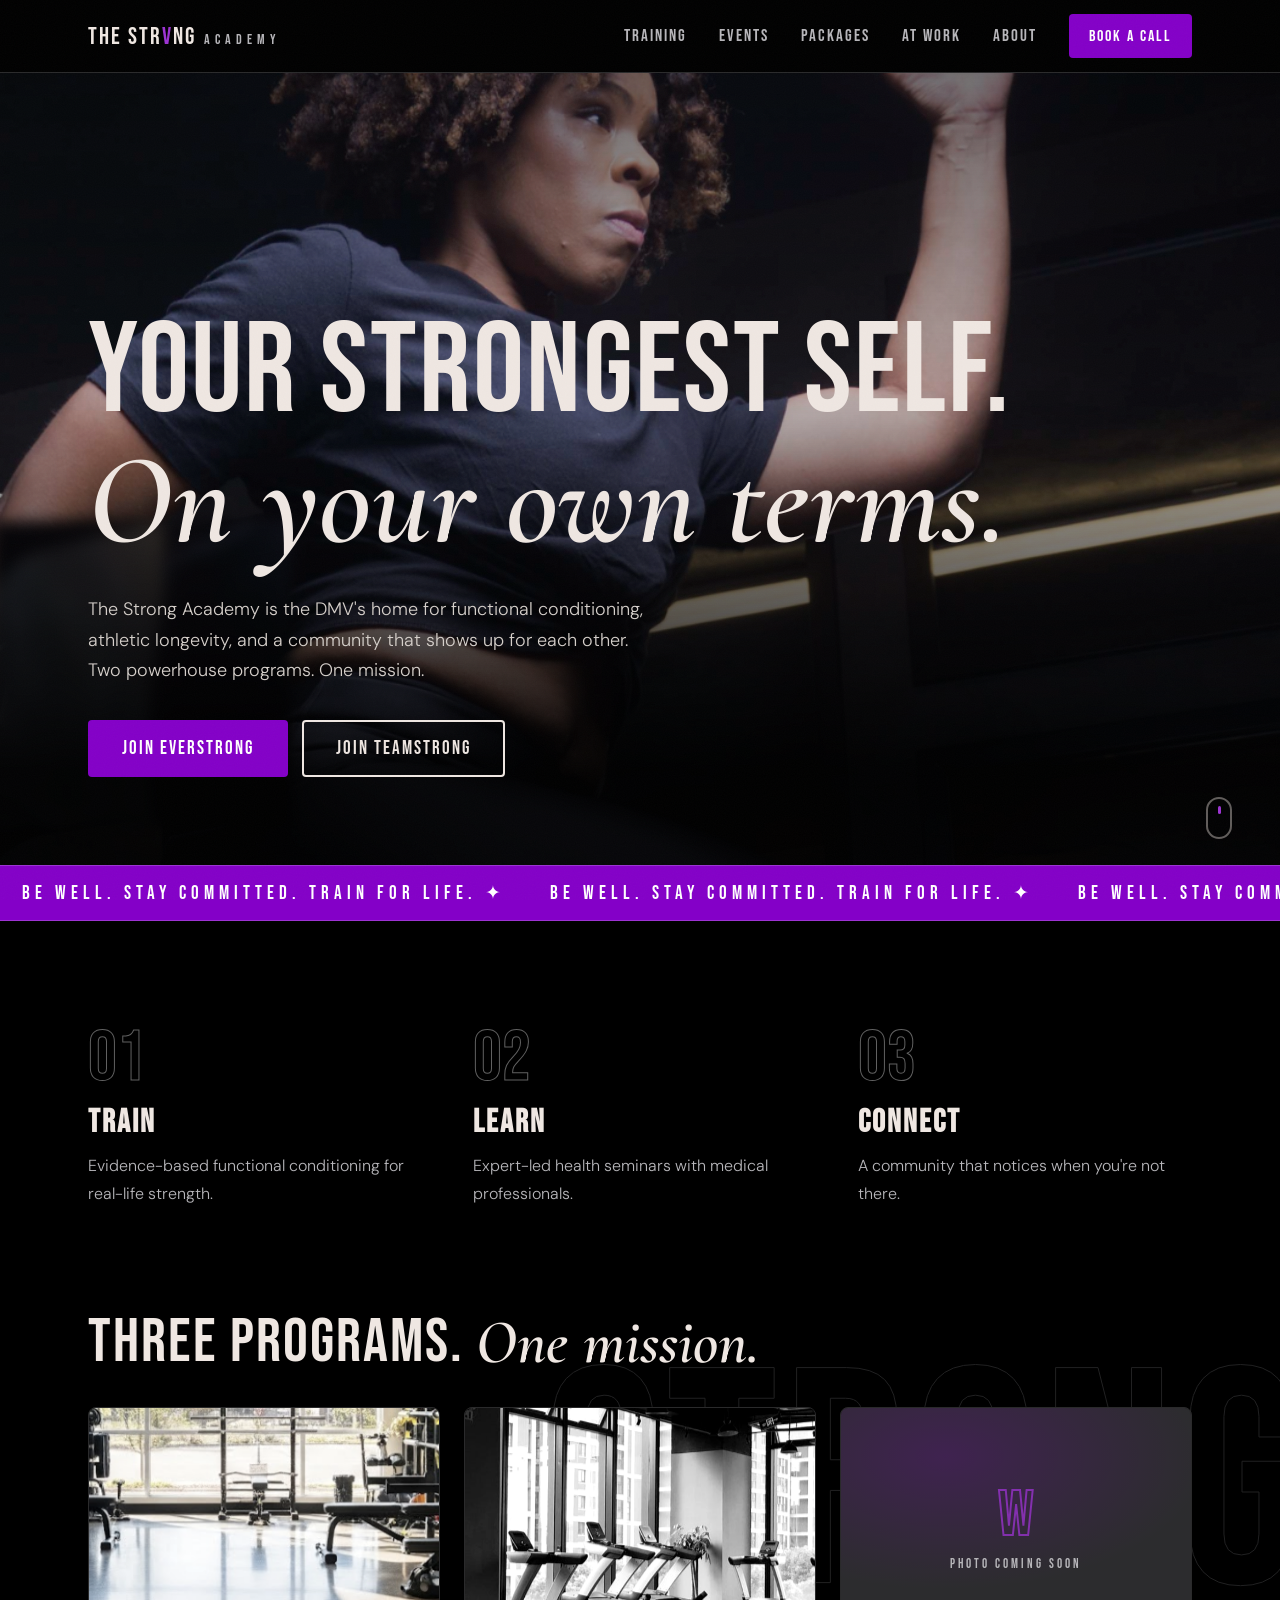
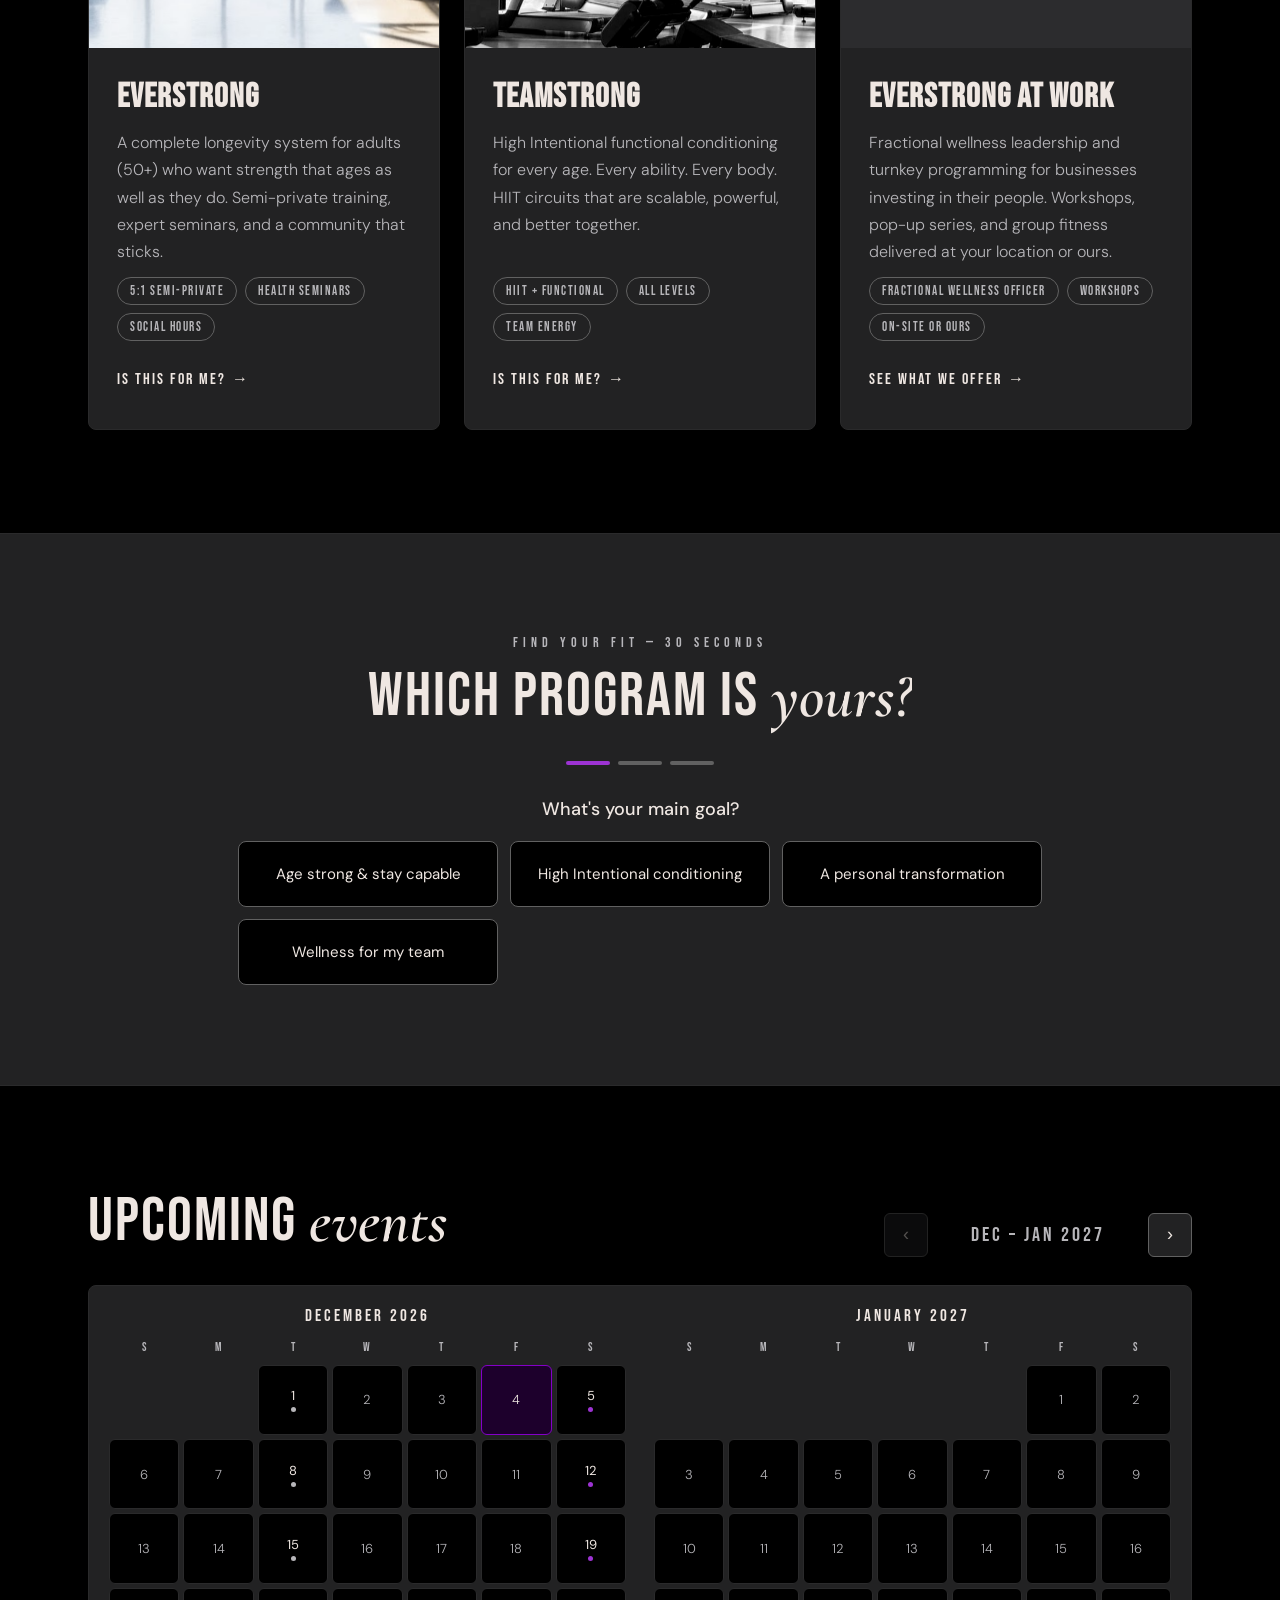
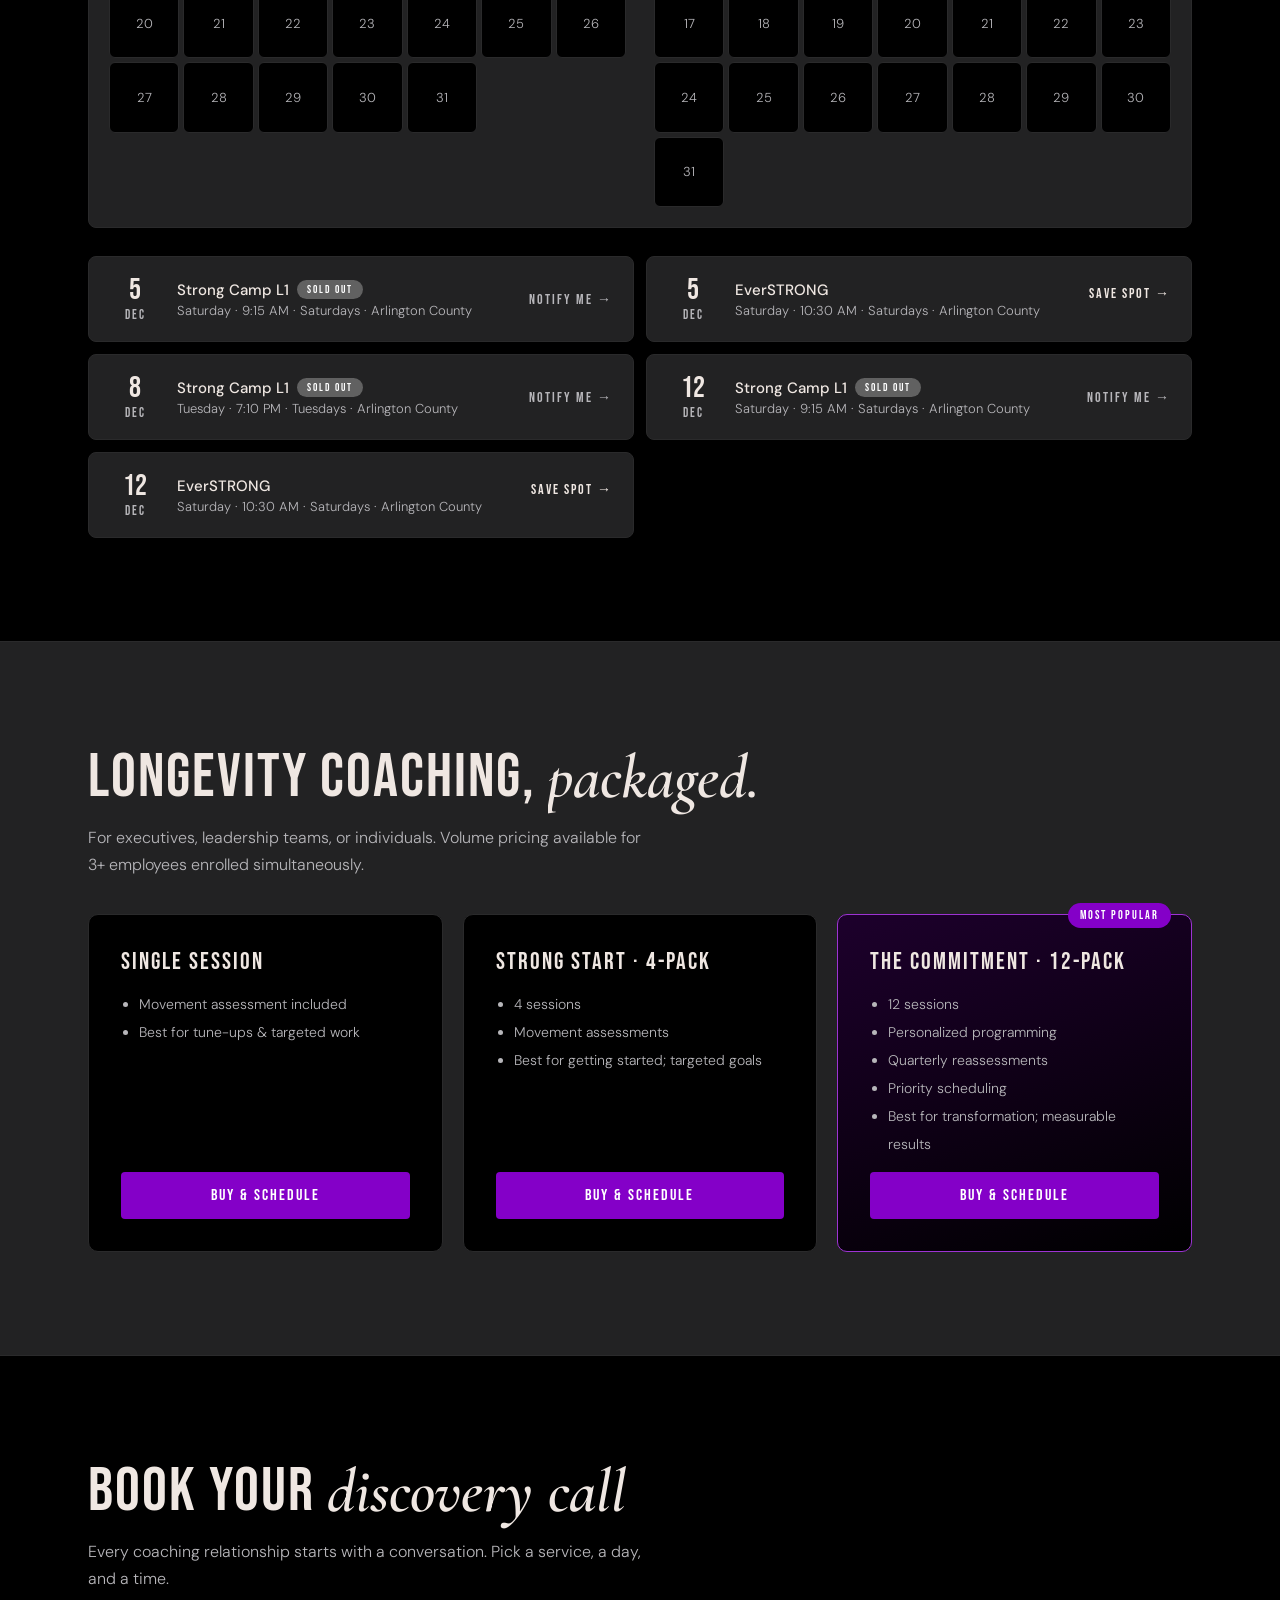
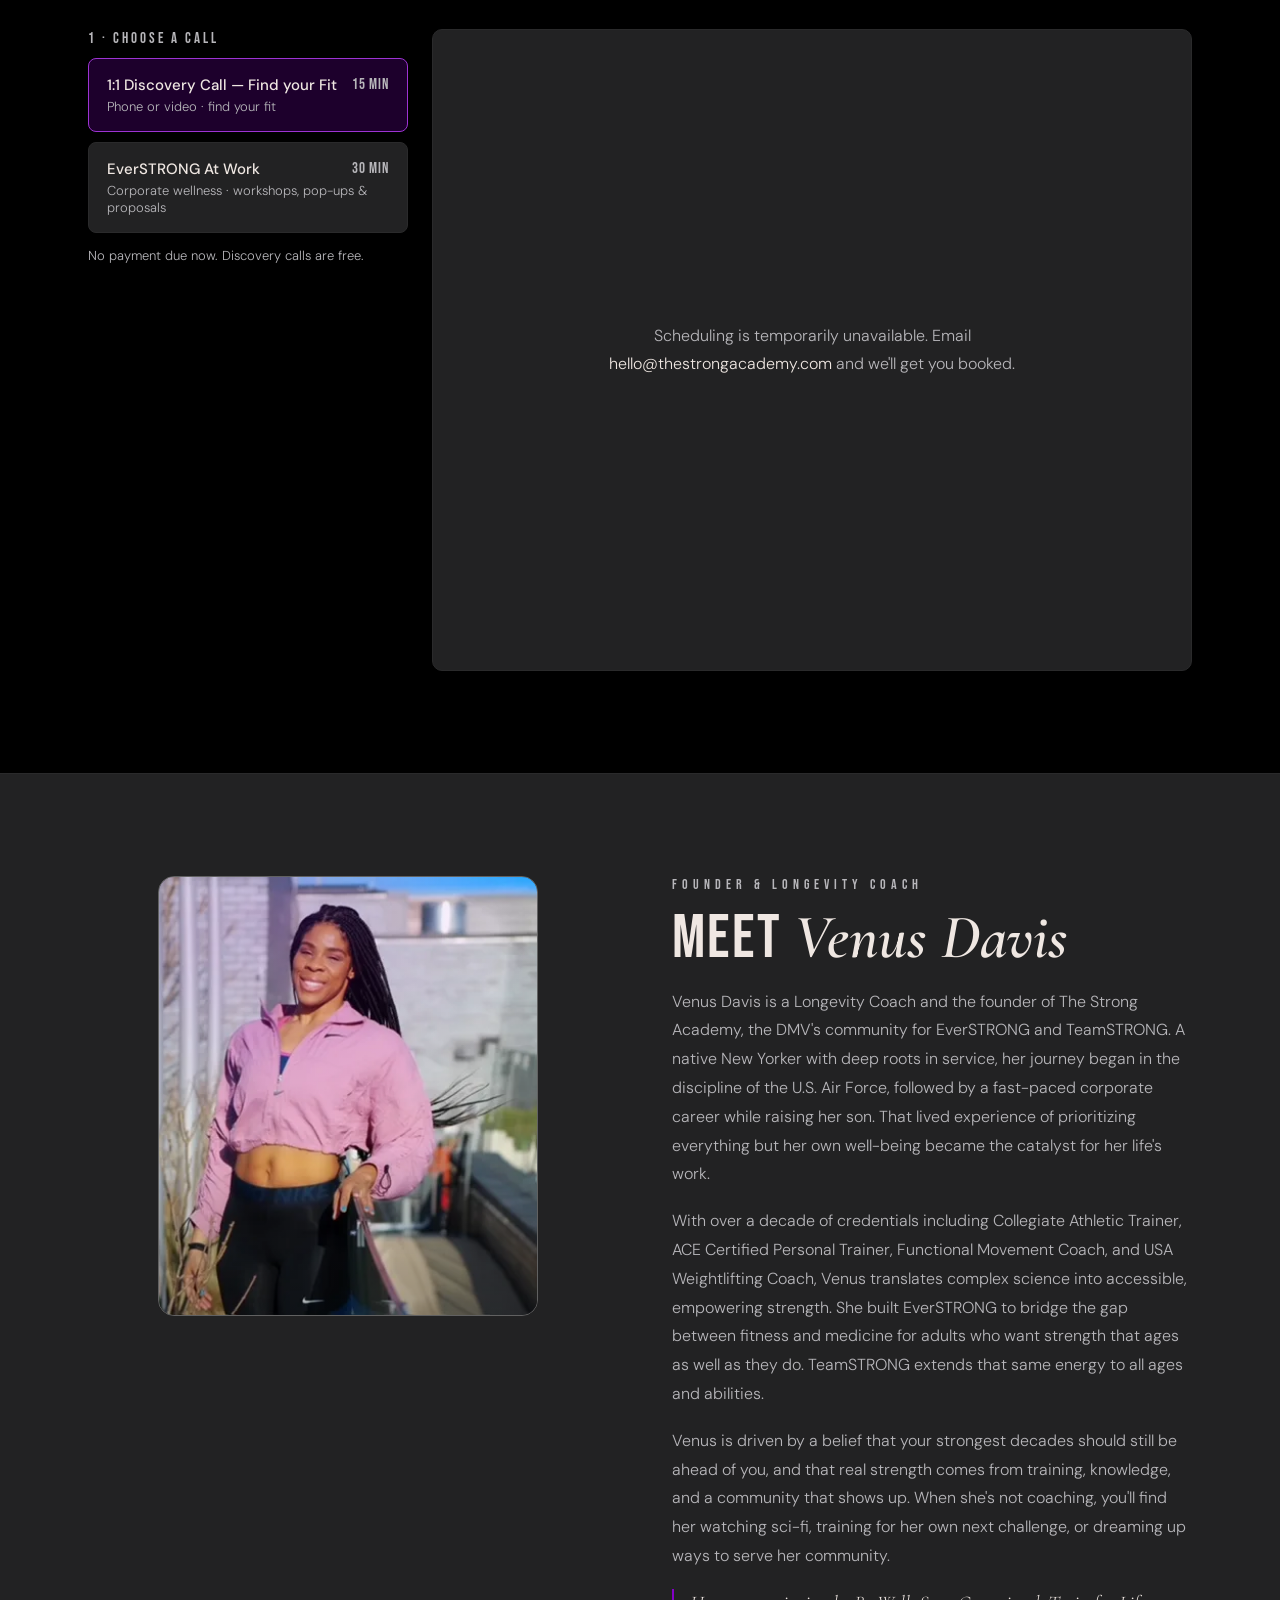
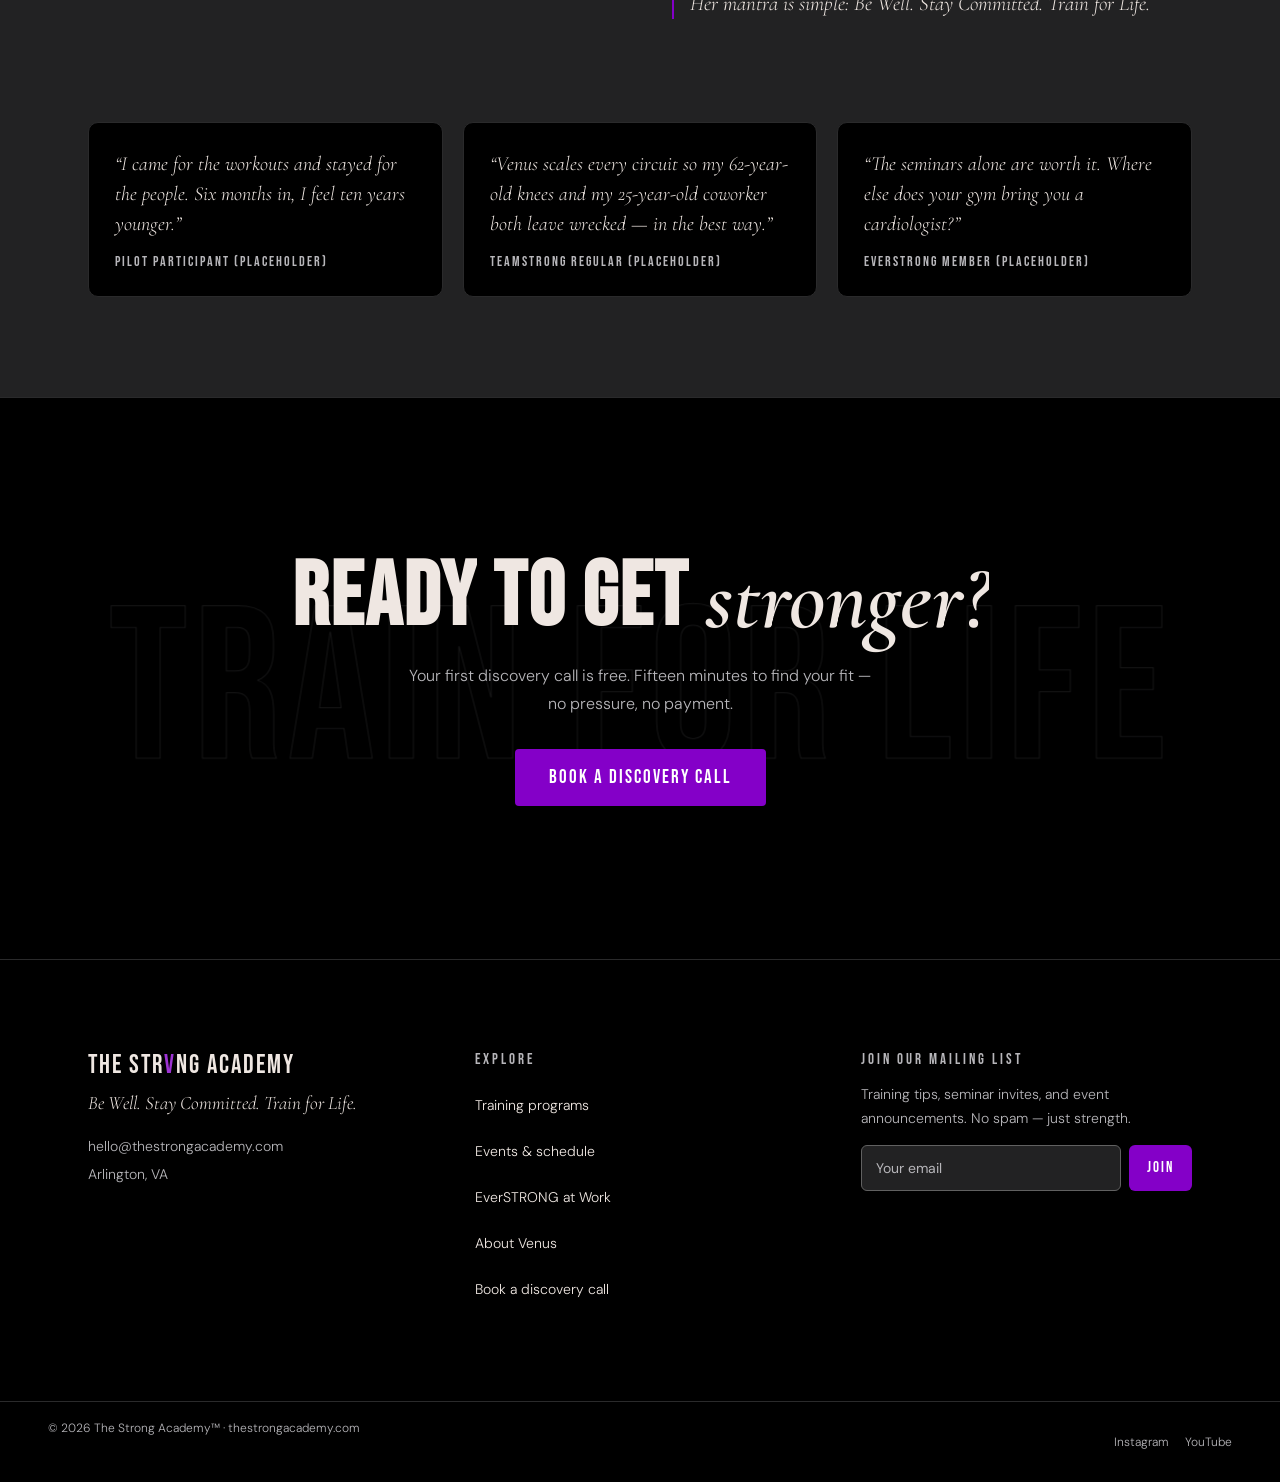
<file: index.html>
<!DOCTYPE html>
<html lang="en">
<head>
<meta charset="utf-8">
<meta name="viewport" content="width=device-width, initial-scale=1">
<title>The Strong Academy — Functional Conditioning &amp; Longevity Coaching in the DMV</title>
<meta name="description" content="The Strong Academy is the DMV's home for functional conditioning, athletic longevity, and a community that shows up for each other. Book a free discovery call.">
<meta name="theme-color" content="#000000">

<meta property="og:type" content="website">
<meta property="og:site_name" content="The Strong Academy">
<meta property="og:title" content="The Strong Academy — Your Strongest Self. On Your Own Terms.">
<meta property="og:description" content="Functional conditioning, athletic longevity, and a community that shows up for each other. Book a free 15-minute discovery call.">
<meta property="og:url" content="https://thestrongacademy.com/">
<meta property="og:image" content="https://thestrongacademy.com/assets/training-action.png">
<meta name="twitter:card" content="summary_large_image">
<meta name="twitter:title" content="The Strong Academy — Your Strongest Self. On Your Own Terms.">
<meta name="twitter:description" content="Functional conditioning, athletic longevity, and a community that shows up for each other.">
<meta name="twitter:image" content="https://thestrongacademy.com/assets/training-action.png">

<link rel="icon" href="data:image/svg+xml,%3Csvg xmlns='http://www.w3.org/2000/svg' viewBox='0 0 32 32'%3E%3Crect width='32' height='32' rx='6' fill='%23000000'/%3E%3Cpath d='M8 8l8 16 8-16' stroke='%238400C8' stroke-width='4' fill='none' stroke-linecap='round' stroke-linejoin='round'/%3E%3C/svg%3E">
<link rel="preconnect" href="https://fonts.googleapis.com">
<link rel="preconnect" href="https://fonts.gstatic.com" crossorigin>
<link href="https://fonts.googleapis.com/css2?family=Bebas+Neue&family=Cormorant+Garamond:ital,wght@1,500;1,600&family=DM+Sans:wght@300;400;500;700&display=swap" rel="stylesheet">
<link rel="stylesheet" href="css/styles.css">
<noscript><style>.reveal,.reveal-lines,.hero-anim{opacity:1 !important;transform:none !important;animation:none !important}</style></noscript>

<script type="application/ld+json">
{
  "@context": "https://schema.org",
  "@type": "HealthClub",
  "name": "The Strong Academy",
  "description": "Functional conditioning, athletic longevity, and corporate wellness coaching in the DMV.",
  "url": "https://thestrongacademy.com/",
  "email": "hello@thestrongacademy.com",
  "address": { "@type": "PostalAddress", "addressLocality": "Arlington", "addressRegion": "VA", "addressCountry": "US" },
  "areaServed": "Washington DC Metropolitan Area",
  "founder": { "@type": "Person", "name": "Venus Davis", "jobTitle": "Founder & Longevity Coach" },
  "slogan": "Be Well. Stay Committed. Train for Life."
}
</script>
</head>
<body>

<a href="#main" class="skip-link">Skip to content</a>
<div class="grain" aria-hidden="true"></div>
<div class="scroll-progress" aria-hidden="true"></div>

<!-- NAV -->
<nav class="nav" id="nav" aria-label="Main">
  <div class="nav-inner">
    <a href="#top" class="wordmark">
      <span class="wordmark-main">THE STR<span class="v">V</span>NG</span>
      <span class="wordmark-sub">ACADEMY</span>
    </a>
    <button class="nav-toggle" id="navToggle" aria-expanded="false" aria-controls="navLinks" aria-label="Menu">
      <span></span><span></span>
    </button>
    <div class="nav-links" id="navLinks">
      <a href="#programs" class="nav-link" data-section="programs">Training</a>
      <a href="#events" class="nav-link" data-section="events">Events</a>
      <a href="#packages" class="nav-link" data-section="packages">Packages</a>
      <a href="everstrong-at-work/" class="nav-link">At Work</a>
      <a href="#about" class="nav-link" data-section="about">About</a>
      <a href="#book" class="btn btn-primary btn-nav"><span class="btn-label">Book a Call</span></a>
    </div>
  </div>
</nav>

<main id="main">

<!-- HERO -->
<header class="hero" id="top">
  <div class="hero-media" aria-hidden="true">
    <img src="assets/training-action.png" alt="" class="hero-img" id="heroImg" width="1051" height="840" fetchpriority="high">
  </div>
  <div class="hero-scrim" aria-hidden="true"></div>
  <div class="container hero-content">
    <h1 class="hero-title">
      <span class="line-mask"><span class="line hero-anim" style="--d:0">Your strongest self.</span></span>
      <span class="line-mask"><span class="line hero-anim serif-accent" style="--d:1">On your own terms.</span></span>
    </h1>
    <p class="hero-sub hero-anim" style="--d:2">The Strong Academy is the DMV's home for functional conditioning, athletic longevity, and a community that shows up for each other. Two powerhouse programs. One mission.</p>
    <div class="hero-ctas hero-anim" style="--d:3">
      <a href="#programs" class="btn btn-primary btn-lg magnetic"><span class="btn-label">Join EverSTRONG</span></a>
      <a href="#programs" class="btn btn-ghost-light btn-lg"><span class="btn-label">Join TeamSTRONG</span></a>
    </div>
  </div>
  <div class="hero-scrollcue hero-anim" style="--d:4" aria-hidden="true"><span></span></div>
</header>

<!-- TAGLINE MARQUEE -->
<div class="marquee" aria-hidden="true">
  <div class="marquee-track">
    <span>Be Well. Stay Committed. Train for Life. ✦</span><span>Be Well. Stay Committed. Train for Life. ✦</span><span>Be Well. Stay Committed. Train for Life. ✦</span><span>Be Well. Stay Committed. Train for Life. ✦</span><span>Be Well. Stay Committed. Train for Life. ✦</span><span>Be Well. Stay Committed. Train for Life. ✦</span>
  </div>
</div>

<!-- THREE PILLARS -->
<section class="section container">
  <div class="pillars">
    <div class="pillar reveal" style="--i:0">
      <p class="pillar-num">01</p>
      <h3 class="pillar-title">Train</h3>
      <p class="pillar-body">Evidence-based functional conditioning for real-life strength.</p>
    </div>
    <div class="pillar reveal" style="--i:1">
      <p class="pillar-num">02</p>
      <h3 class="pillar-title">Learn</h3>
      <p class="pillar-body">Expert-led health seminars with medical professionals.</p>
    </div>
    <div class="pillar reveal" style="--i:2">
      <p class="pillar-num">03</p>
      <h3 class="pillar-title">Connect</h3>
      <p class="pillar-body">A community that notices when you're not there.</p>
    </div>
  </div>
</section>

<!-- PROGRAM CARDS -->
<section id="programs" class="section-tail bg-word-host">
  <div class="bg-word" data-plx="-28" aria-hidden="true">STRONG</div>
  <div class="container">
  <h2 class="h2 reveal-lines">Three programs. <span class="serif-accent">One mission.</span></h2>
  <div class="program-grid">

    <article class="program-card reveal" style="--i:0">
      <!-- TODO(client): replace with new EverSTRONG photography -->
      <div class="program-media"><div class="plx" data-plx="16"><img src="assets/gym-weights.png" alt="EverSTRONG semi-private training session" width="1545" height="310" loading="lazy"></div></div>
      <div class="program-body">
        <h3 class="program-title">Ever<span class="accent">STRONG</span></h3>
        <p class="program-copy">A complete longevity system for adults (50+) who want strength that ages as well as they do. Semi-private training, expert seminars, and a community that sticks.</p>
        <div class="chip-row">
          <span class="chip">5:1 semi-private</span>
          <span class="chip">Health seminars</span>
          <span class="chip">Social hours</span>
        </div>
        <a href="#quiz" class="arrow-link">Is this for me? <span class="arrow">→</span></a>
      </div>
    </article>

    <article class="program-card reveal" style="--i:1">
      <!-- TODO(client): replace with new TeamSTRONG photography -->
      <div class="program-media"><div class="plx" data-plx="16"><img src="assets/gym-treadmills.png" alt="TeamSTRONG conditioning class" width="1545" height="500" loading="lazy"></div></div>
      <div class="program-body">
        <h3 class="program-title">Team<span class="accent">STRONG</span></h3>
        <p class="program-copy">High Intentional functional conditioning for every age. Every ability. Every body. HIIT circuits that are scalable, powerful, and better together.</p>
        <div class="chip-row">
          <span class="chip">HIIT + functional</span>
          <span class="chip">All levels</span>
          <span class="chip">Team energy</span>
        </div>
        <a href="#quiz" class="arrow-link">Is this for me? <span class="arrow">→</span></a>
      </div>
    </article>

    <article class="program-card reveal" style="--i:2">
      <div class="program-media">
        <!-- TODO(client): supply EverSTRONG at Work / corporate session photography -->
        <div class="media-placeholder">
          <span class="mp-mark" aria-hidden="true">W</span>
          <span class="mp-note">Photo coming soon</span>
        </div>
      </div>
      <div class="program-body">
        <h3 class="program-title">Ever<span class="accent">STRONG</span> at Work</h3>
        <p class="program-copy">Fractional wellness leadership and turnkey programming for businesses investing in their people. Workshops, pop-up series, and group fitness delivered at your location or ours.</p>
        <div class="chip-row">
          <span class="chip">Fractional wellness officer</span>
          <span class="chip">Workshops</span>
          <span class="chip">On-site or ours</span>
        </div>
        <a href="everstrong-at-work/" class="arrow-link">See what we offer <span class="arrow">→</span></a>
      </div>
    </article>

  </div>
  </div>
</section>

<!-- QUIZ FUNNEL -->
<section id="quiz" class="tinted">
  <div class="quiz-wrap">
    <p class="eyebrow reveal">Find your fit — 30 seconds</p>
    <h2 class="h2 quiz-h2 reveal-lines">Which program is <span class="serif-accent">yours?</span></h2>
    <div class="quiz-progress reveal" aria-hidden="true">
      <div class="quiz-bar" id="quizBar1"></div>
      <div class="quiz-bar" id="quizBar2"></div>
      <div class="quiz-bar" id="quizBar3"></div>
    </div>
    <div id="quizBody" class="reveal" aria-live="polite"></div>
  </div>
</section>

<!-- EVENTS CALENDAR -->
<section id="events" class="section container">
  <div class="events-head">
    <h2 class="h2 reveal-lines">Upcoming <span class="serif-accent">events</span></h2>
    <div class="cal-nav reveal">
      <button class="cal-nav-btn" id="calPrev" aria-label="Previous month">‹</button>
      <p class="cal-range" id="calRange" aria-live="polite"></p>
      <button class="cal-nav-btn" id="calNext" aria-label="Next month">›</button>
    </div>
  </div>
  <div class="events-grid">
    <div class="cal-card reveal" style="--i:0">
      <div class="cal-months" id="calMonths"></div>
    </div>
    <div class="events-list-col reveal" style="--i:1">
      <div id="eventsList" class="events-list" aria-live="polite"></div>
      <button id="clearDay" class="clear-day" hidden></button>
    </div>
  </div>
</section>

<!-- PACKAGES -->
<section id="packages" class="tinted">
  <div class="container section">
    <h2 class="h2 reveal-lines">Longevity coaching, <span class="serif-accent">packaged.</span></h2>
    <p class="section-intro reveal">For executives, leadership teams, or individuals. Volume pricing available for 3+ employees enrolled simultaneously.</p>
    <div class="pricing-grid">
      <div class="price-card reveal" style="--i:0">
        <p class="price-name">Single Session</p>
        <ul class="price-list">
          <li>Movement assessment included</li>
          <li>Best for tune-ups &amp; targeted work</li>
        </ul>
        <div class="package-actions">
          <button class="btn btn-primary" data-package="single"><span class="btn-label">Buy &amp; schedule</span></button>
        </div>
      </div>
      <div class="price-card reveal" style="--i:1">
        <p class="price-name">Strong Start · 4-Pack</p>
        <ul class="price-list">
          <li>4 sessions</li>
          <li>Movement assessments</li>
          <li>Best for getting started; targeted goals</li>
        </ul>
        <div class="package-actions">
          <button class="btn btn-primary" data-package="fourpack"><span class="btn-label">Buy &amp; schedule</span></button>
        </div>
      </div>
      <div class="price-card popular reveal" style="--i:2">
        <span class="popular-badge">Most popular</span>
        <p class="price-name">The Commitment · 12-Pack</p>
        <ul class="price-list">
          <li>12 sessions</li>
          <li>Personalized programming</li>
          <li>Quarterly reassessments</li>
          <li>Priority scheduling</li>
          <li>Best for transformation; measurable results</li>
        </ul>
        <div class="package-actions">
          <button class="btn btn-primary" data-package="twelvepack"><span class="btn-label">Buy &amp; schedule</span></button>
        </div>
      </div>
    </div>
  </div>
</section>

<!-- BOOKING (Calendly) -->
<section id="book" class="section container">
  <h2 class="h2 reveal-lines">Book your <span class="serif-accent">discovery call</span></h2>
  <p class="section-intro reveal">Every coaching relationship starts with a conversation. Pick a service, a day, and a time.</p>
  <div class="book-layout reveal">
    <div class="book-col">
      <p class="book-step">1 · Choose a call</p>
      <div id="svcList" class="svc-list"></div>
      <p class="book-footnote">No payment due now. Discovery calls are free.</p>
    </div>
    <div class="scheduler" id="scheduler" aria-live="polite"></div>
  </div>
</section>

<!-- ABOUT + TESTIMONIALS -->
<section id="about" class="tinted about-section">
  <div class="container section about-grid">
    <div class="about-media reveal" style="--i:0">
      <figure class="headshot">
        <picture>
          <source srcset="assets/venus-davis.webp" type="image/webp">
          <img src="assets/venus-davis.jpg" width="370" height="428" decoding="async" loading="lazy"
               alt="Venus Davis, founder of The Strong Academy, smiling outdoors in training gear">
        </picture>
      </figure>
    </div>
    <div class="about-copy reveal" style="--i:1">
      <p class="eyebrow">Founder &amp; Longevity Coach</p>
      <h2 class="h2">Meet <span class="serif-accent">Venus Davis</span></h2>
      <p class="about-bio">Venus Davis is a Longevity Coach and the founder of The Strong Academy, the DMV's community for EverSTRONG and TeamSTRONG. A native New Yorker with deep roots in service, her journey began in the discipline of the U.S. Air Force, followed by a fast-paced corporate career while raising her son. That lived experience of prioritizing everything but her own well-being became the catalyst for her life's work.</p>
      <p class="about-bio">With over a decade of credentials including Collegiate Athletic Trainer, ACE Certified Personal Trainer, Functional Movement Coach, and USA Weightlifting Coach, Venus translates complex science into accessible, empowering strength. She built EverSTRONG to bridge the gap between fitness and medicine for adults who want strength that ages as well as they do. TeamSTRONG extends that same energy to all ages and abilities.</p>
      <p class="about-bio">Venus is driven by a belief that your strongest decades should still be ahead of you, and that real strength comes from training, knowledge, and a community that shows up. When she's not coaching, you'll find her watching sci-fi, training for her own next challenge, or dreaming up ways to serve her community.</p>
      <p class="about-mantra">Her mantra is simple: Be Well. Stay Committed. Train for Life.</p>
    </div>
  </div>
  <div class="container testimonials-wrap">
    <!-- TODO(client): replace with real testimonials from the previous site -->
    <div class="testimonials">
      <figure class="quote-card reveal" style="--i:0">
        <p class="quote">“I came for the workouts and stayed for the people. Six months in, I feel ten years younger.”</p>
        <figcaption>Pilot participant (placeholder)</figcaption>
      </figure>
      <figure class="quote-card reveal" style="--i:1">
        <p class="quote">“Venus scales every circuit so my 62-year-old knees and my 25-year-old coworker both leave wrecked — in the best way.”</p>
        <figcaption>TeamSTRONG regular (placeholder)</figcaption>
      </figure>
      <figure class="quote-card reveal" style="--i:2">
        <p class="quote">“The seminars alone are worth it. Where else does your gym bring you a cardiologist?”</p>
        <figcaption>EverSTRONG member (placeholder)</figcaption>
      </figure>
    </div>
  </div>
</section>

<!-- CTA BAND -->
<section class="cta-band bg-word-host">
  <div class="bg-word cta-word" data-plx="-36" aria-hidden="true">TRAIN FOR LIFE</div>
  <div class="container cta-inner">
    <h2 class="cta-title reveal-lines">Ready to get <span class="serif-accent">stronger?</span></h2>
    <p class="cta-sub reveal">Your first discovery call is free. Fifteen minutes to find your fit — no pressure, no payment.</p>
    <div class="reveal" style="--i:1"><a href="#book" class="btn btn-primary btn-lg magnetic"><span class="btn-label">Book a Discovery Call</span></a></div>
  </div>
</section>

</main>

<!-- FOOTER -->
<footer class="footer">
  <div class="container footer-grid">
    <div>
      <p class="footer-wordmark">THE STR<span class="v">V</span>NG ACADEMY</p>
      <p class="footer-mantra">Be Well. Stay Committed. Train for Life.</p>
      <p class="footer-contact">hello@thestrongacademy.com<br>Arlington, VA</p>
    </div>
    <div>
      <p class="footer-head">Explore</p>
      <div class="footer-links">
        <a href="#programs">Training programs</a>
        <a href="#events">Events &amp; schedule</a>
        <a href="everstrong-at-work/">EverSTRONG at Work</a>
        <a href="#about">About Venus</a>
        <a href="#book">Book a discovery call</a>
      </div>
    </div>
    <div>
      <p class="footer-head">Join our Mailing list</p>
      <p class="footer-blurb">Training tips, seminar invites, and event announcements. No spam — just strength.</p>
      <form id="newsForm" class="news-form" novalidate>
        <label class="visually-hidden" for="newsEmail">Email address</label>
        <input id="newsEmail" type="email" placeholder="Your email" autocomplete="email">
        <button type="submit" class="btn btn-primary btn-join"><span class="btn-label">Join</span></button>
      </form>
      <p id="newsError" class="news-error" role="alert" hidden></p>
      <p id="newsDone" class="news-done" hidden>✦ You're on the list. Welcome.</p>
    </div>
  </div>
  <div class="footer-bar">
    <span>© 2026 The Strong Academy™ · thestrongacademy.com</span>
    <span class="footer-social"><a href="#top">Instagram</a><a href="#top">YouTube</a></span>
  </div>
</footer>

<script src="js/common.js"></script>
<script src="js/newsletter.js"></script>
<script src="js/main.js"></script>
</body>
</html>
</file>
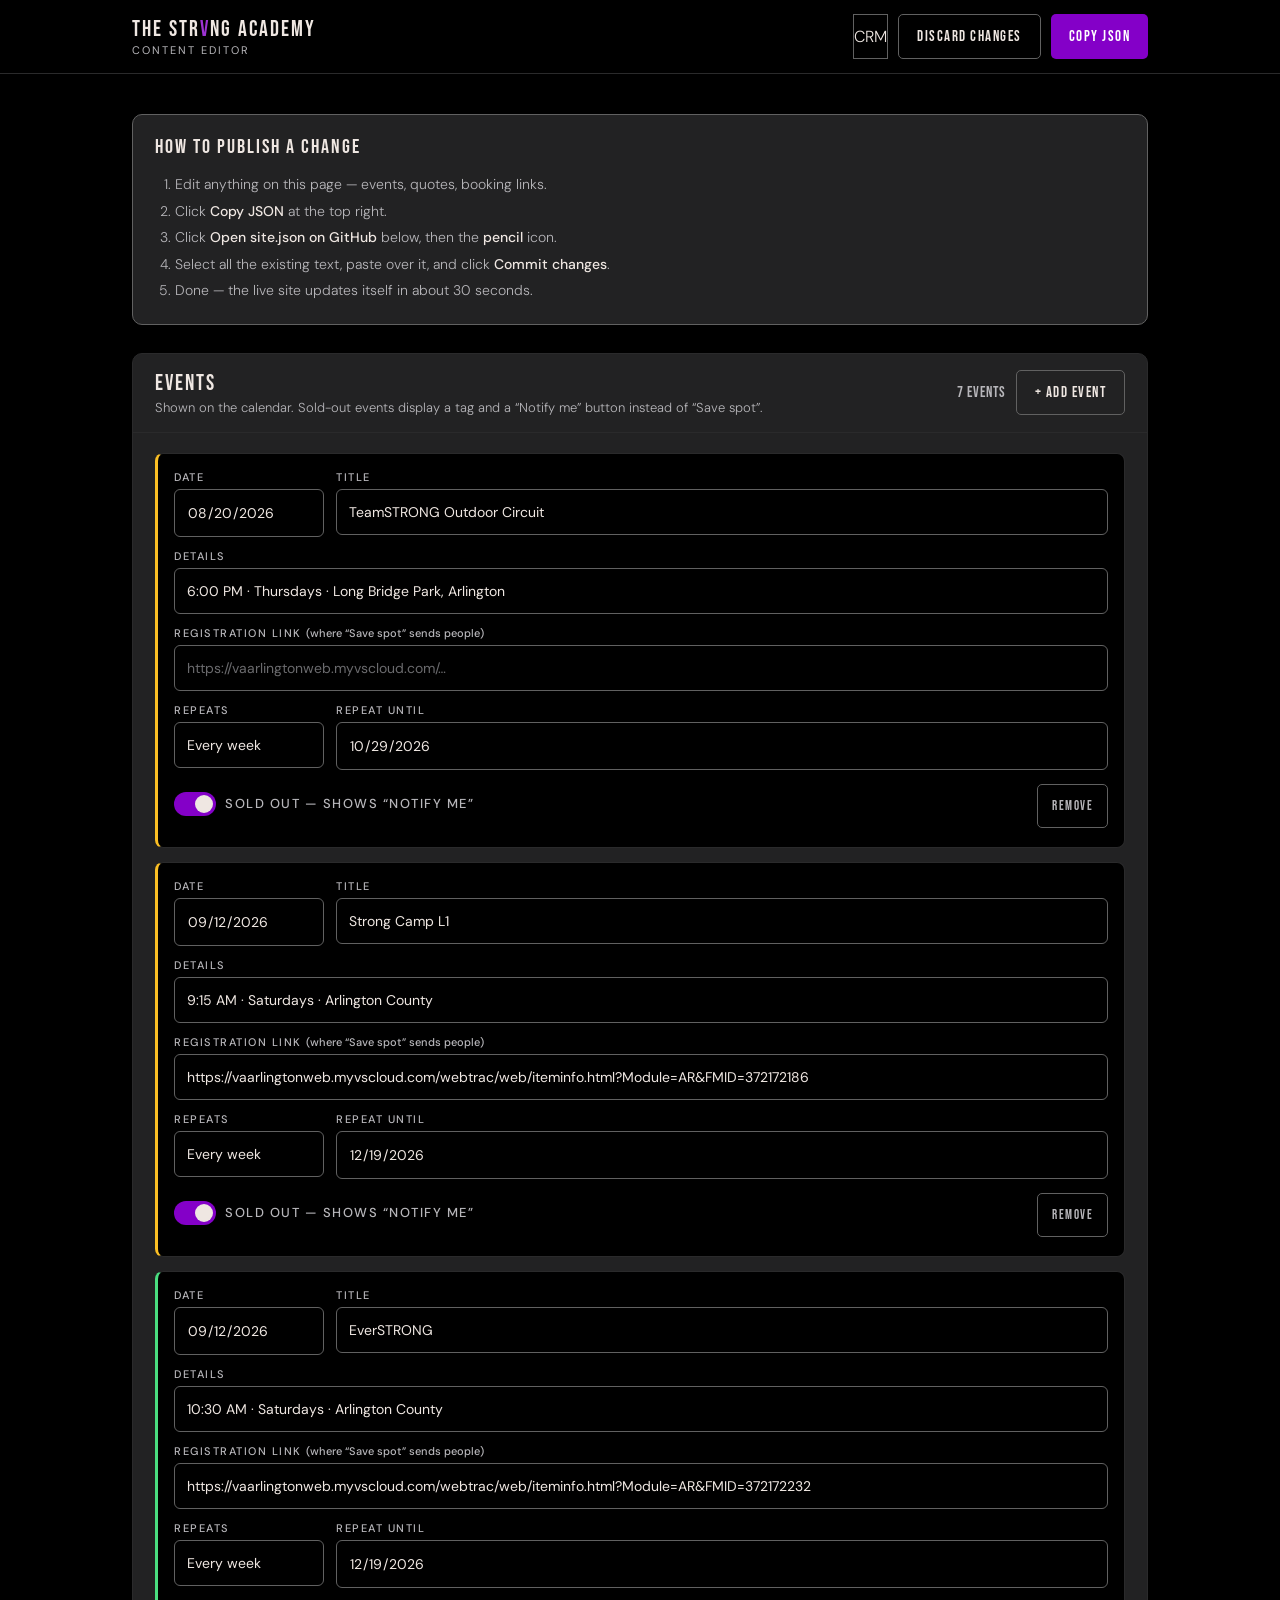
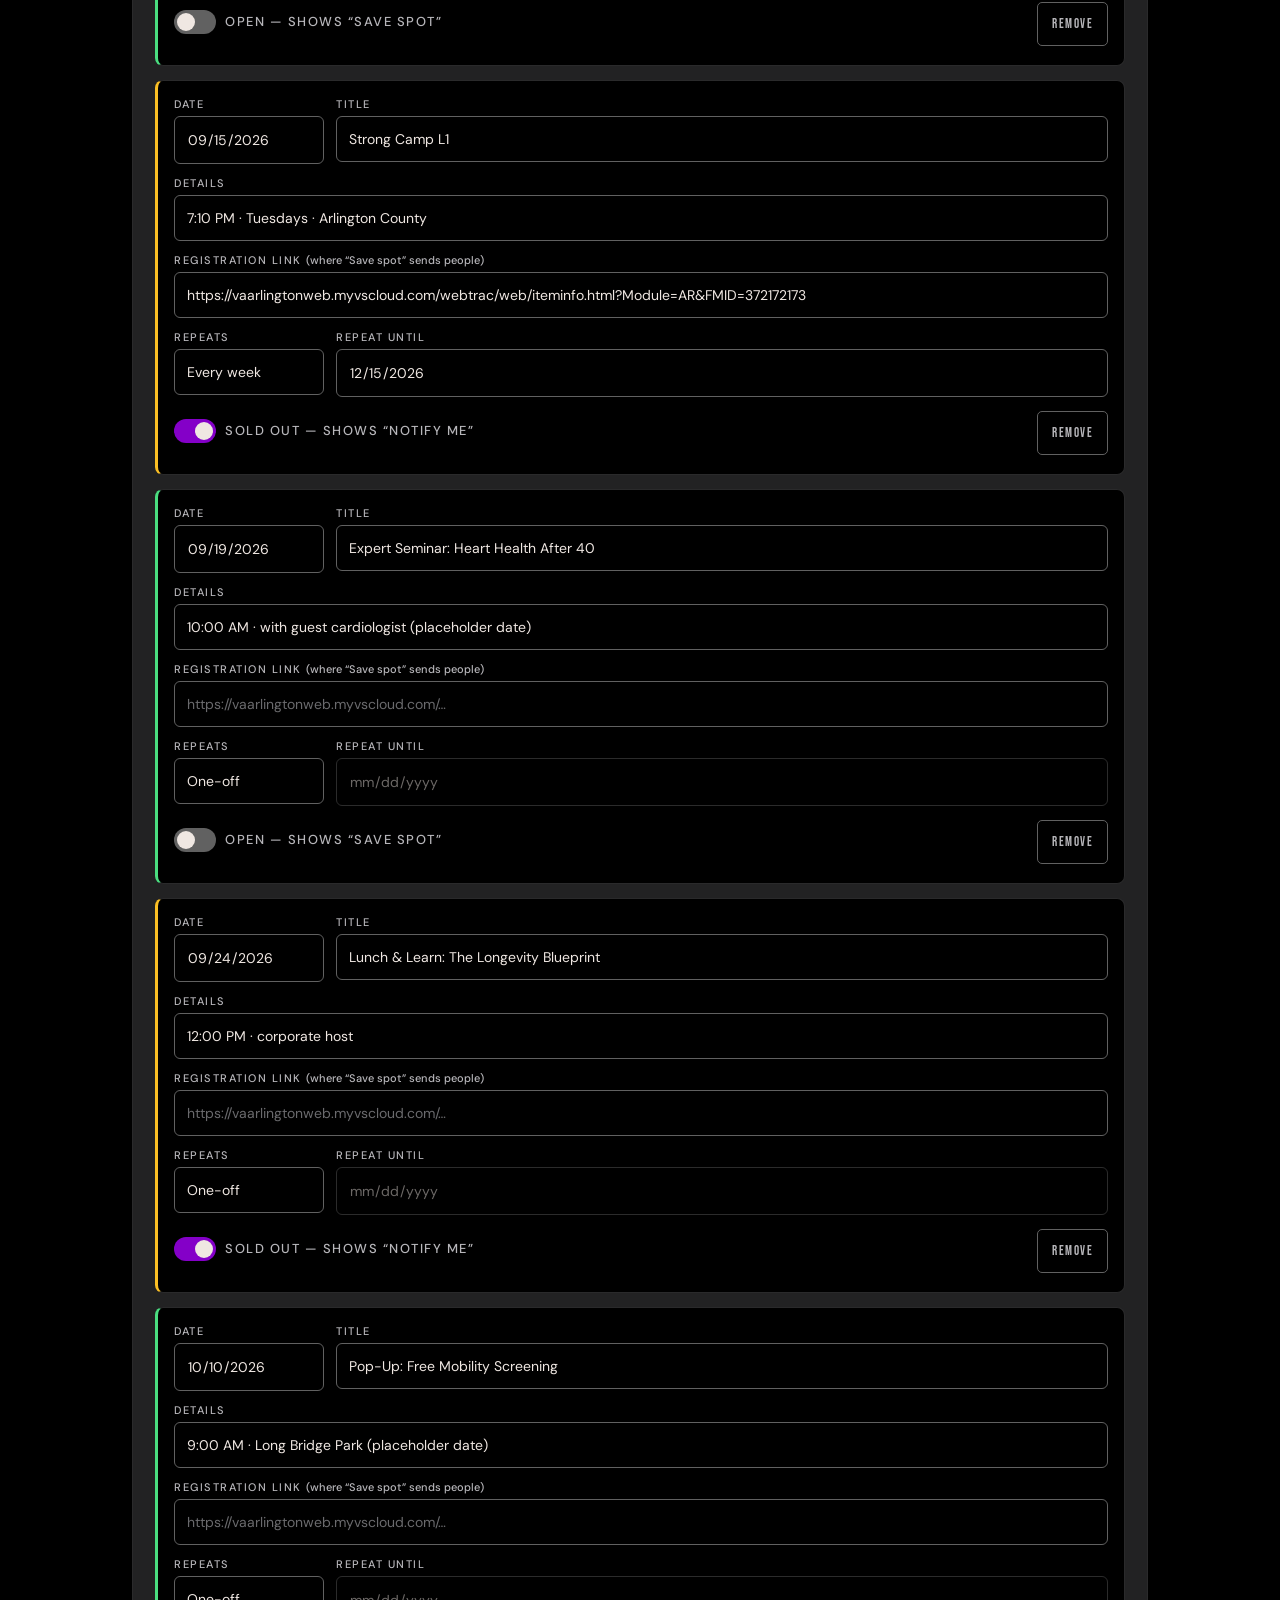
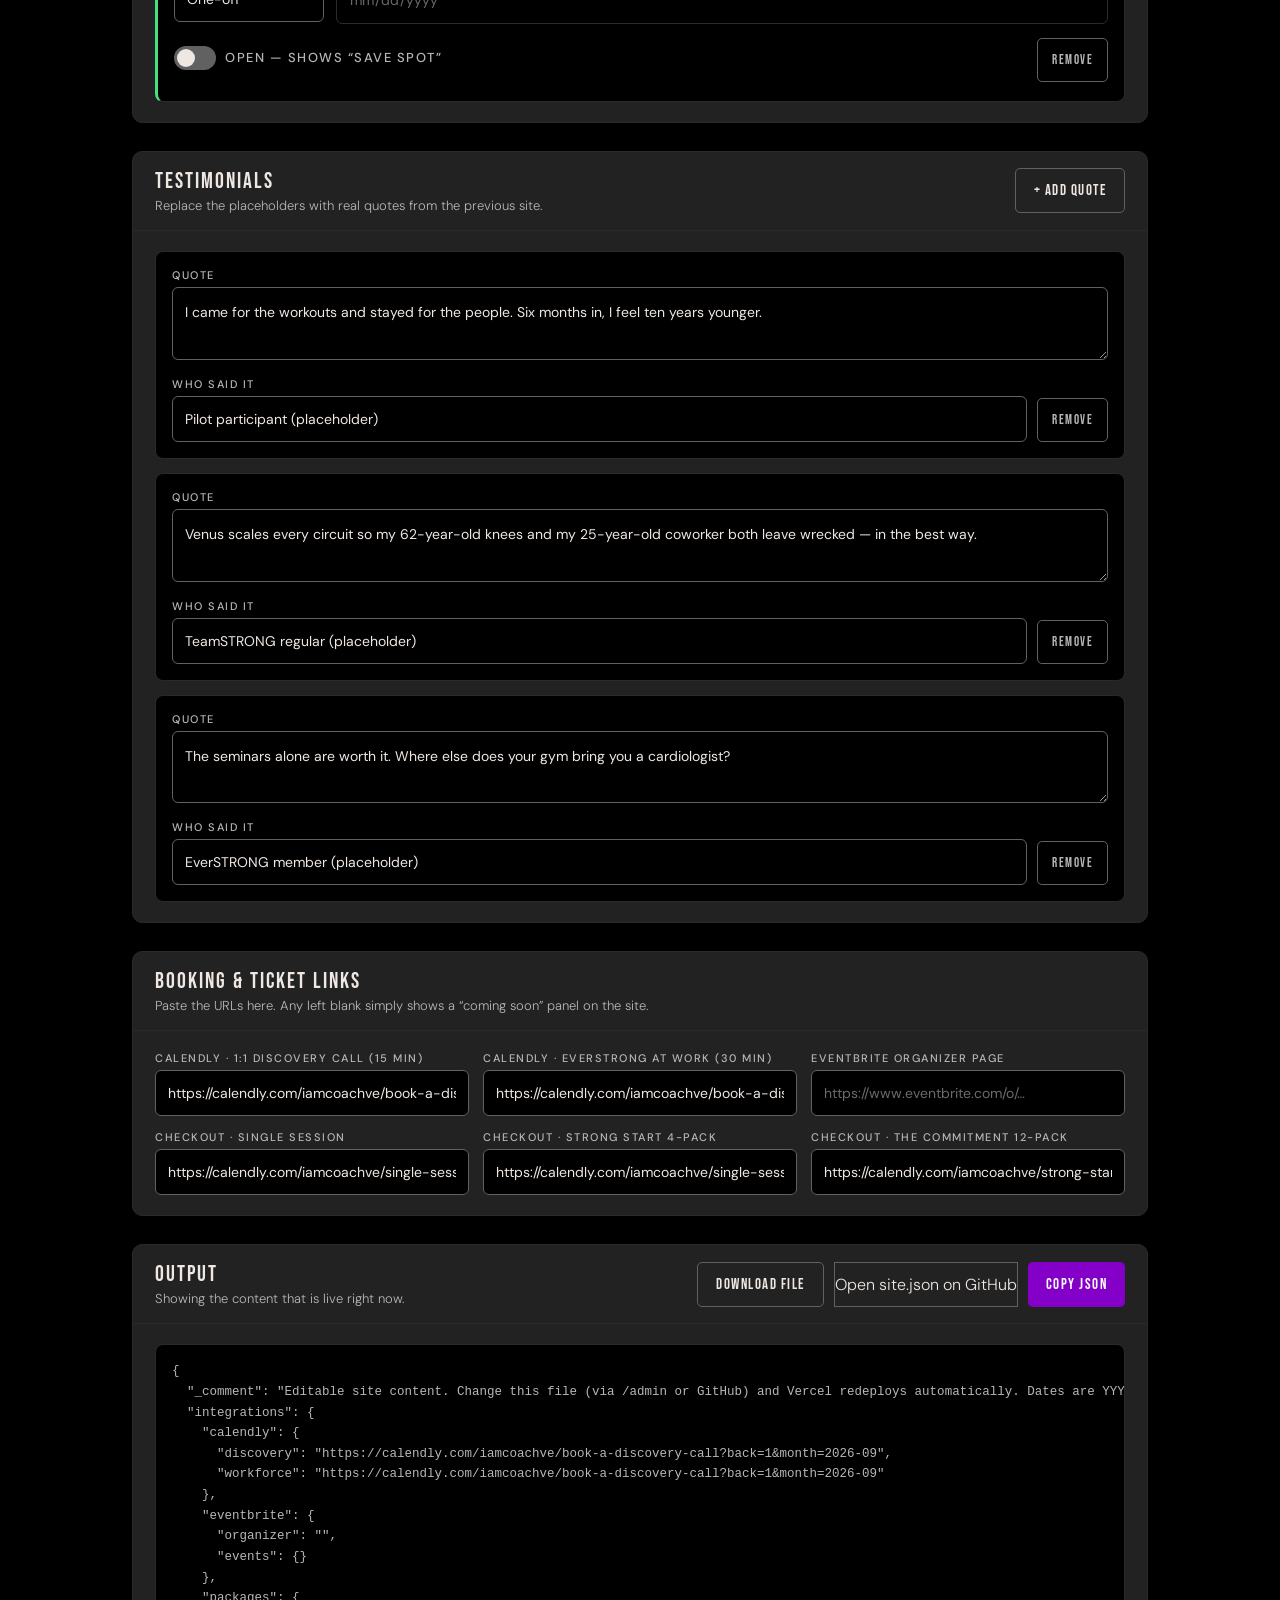
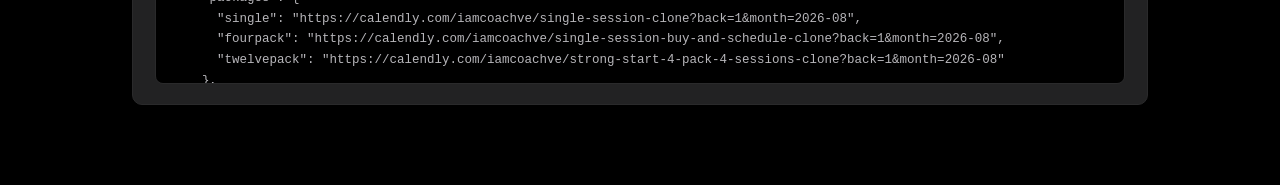
<file: admin/index.html>
<!DOCTYPE html>
<html lang="en">
<head>
<meta charset="utf-8">
<meta name="viewport" content="width=device-width, initial-scale=1">
<meta name="robots" content="noindex, nofollow">
<title>Content Editor — The Strong Academy</title>
<link rel="preconnect" href="https://fonts.googleapis.com">
<link rel="preconnect" href="https://fonts.gstatic.com" crossorigin>
<!-- Loaded without blocking: a stylesheet that has not arrived yet also
     blocks every script below it, and a CRM that shows a blank screen
     because a font host is slow is worse than one in a fallback face. -->
<link href="https://fonts.googleapis.com/css2?family=Bebas+Neue&family=DM+Sans:wght@300;400;500;700&display=swap"
      rel="stylesheet" media="print" onload="this.media='all'">
<noscript><link href="https://fonts.googleapis.com/css2?family=Bebas+Neue&family=DM+Sans:wght@300;400;500;700&display=swap" rel="stylesheet"></noscript>
<style>
:root{
  --black:#000;--dark-gray:#222223;--mid-gray:#616161;--light-gray:#B7B6BA;
  --blush:#EFE7E2;--vurple:#8400C8;--vurple-hover:#9D33D3;--white:#fff;
  --ok:#4ADE80;--warn:#FBBF24;
  --display:'Bebas Neue',sans-serif;--body:'DM Sans',system-ui,sans-serif;
  --ease:cubic-bezier(.25,1,.5,1);
}
*{box-sizing:border-box}
[hidden]{display:none !important}
body{margin:0;background:var(--black);color:var(--blush);font-family:var(--body);font-weight:300;-webkit-font-smoothing:antialiased}
:focus-visible{outline:2px solid var(--vurple-hover);outline-offset:2px;border-radius:3px}

header{position:sticky;top:0;z-index:20;background:rgba(0,0,0,.94);backdrop-filter:blur(12px);border-bottom:1px solid #2A2A2B}
.hd{max-width:1080px;margin:0 auto;padding:14px clamp(16px,4vw,32px);display:flex;flex-wrap:wrap;gap:12px;align-items:center;justify-content:space-between}
.brand{font-family:var(--display);font-size:22px;letter-spacing:2px}
.brand i{color:var(--vurple-hover);font-style:normal}
.brand small{display:block;font-family:var(--body);font-size:11px;letter-spacing:2px;text-transform:uppercase;color:var(--light-gray);font-weight:400}
.hd-actions{display:flex;gap:10px;flex-wrap:wrap}

main{max-width:1080px;margin:0 auto;padding:clamp(20px,4vw,40px) clamp(16px,4vw,32px) 80px;display:flex;flex-direction:column;gap:28px}

.steps{background:var(--dark-gray);border:1px solid var(--mid-gray);border-radius:10px;padding:20px 22px}
.steps h2{margin:0 0 12px;font-family:var(--display);font-size:20px;letter-spacing:2px;text-transform:uppercase;font-weight:400}
.steps ol{margin:0;padding-left:20px;line-height:1.9;font-size:14px;color:var(--light-gray)}
.steps b{color:var(--blush);font-weight:500}

section{background:var(--dark-gray);border:1px solid #2A2A2B;border-radius:10px;overflow:hidden}
.sec-hd{display:flex;flex-wrap:wrap;gap:10px;align-items:center;justify-content:space-between;padding:16px 22px;border-bottom:1px solid #2A2A2B}
.sec-hd h2{margin:0;font-family:var(--display);font-size:22px;letter-spacing:2px;text-transform:uppercase;font-weight:400}
.sec-hd p{margin:2px 0 0;font-size:13px;color:var(--light-gray)}
.sec-body{padding:20px 22px;display:flex;flex-direction:column;gap:14px}

label{display:block;font-size:11px;letter-spacing:1.5px;text-transform:uppercase;color:var(--light-gray);margin-bottom:5px;font-weight:500}
input[type=text],input[type=url],input[type=date],select,textarea{
  width:100%;background:var(--black);border:1px solid var(--mid-gray);border-radius:6px;
  padding:13px 12px;color:var(--blush);font-family:var(--body);font-size:14px;min-height:44px;transition:border-color .2s var(--ease)}
input:focus,select:focus,textarea:focus{outline:none;border-color:var(--vurple-hover)}
input::placeholder,textarea::placeholder{color:#6a6a6d}
textarea{resize:vertical;min-height:66px;line-height:1.6}
select{appearance:none;cursor:pointer}
select:disabled,input:disabled{opacity:.45;cursor:not-allowed}
.grid2{display:grid;grid-template-columns:repeat(auto-fit,minmax(230px,1fr));gap:14px}

.row{background:var(--black);border:1px solid #2A2A2B;border-radius:8px;padding:16px;display:flex;flex-direction:column;gap:12px;transition:border-color .2s var(--ease)}
.row:hover{border-color:var(--mid-gray)}
.row.is-soldout{border-left:3px solid var(--warn)}
.row.is-open{border-left:3px solid var(--ok)}
.row-top{display:grid;grid-template-columns:150px 1fr;gap:12px}
@media(max-width:640px){.row-top{grid-template-columns:1fr}.hd{gap:8px}.hd-actions{width:100%}.hd-actions button{flex:1}}
.row-foot{display:flex;flex-wrap:wrap;gap:10px;align-items:center;justify-content:space-between}

.toggle{display:inline-flex;align-items:center;gap:9px;cursor:pointer;font-size:13px;color:var(--light-gray);user-select:none}
.toggle input{position:absolute;opacity:0;pointer-events:none}
.track{width:42px;height:24px;border-radius:999px;background:var(--mid-gray);position:relative;transition:background .22s var(--ease);flex:none}
.track::after{content:"";position:absolute;top:3px;left:3px;width:18px;height:18px;border-radius:50%;background:var(--blush);transition:transform .22s var(--ease)}
.toggle input:checked + .track{background:var(--vurple)}
.toggle input:checked + .track::after{transform:translateX(18px)}
.toggle input:focus-visible + .track{outline:2px solid var(--vurple-hover);outline-offset:2px}

button{font-family:var(--display);font-size:15px;letter-spacing:1.5px;text-transform:uppercase;border:none;border-radius:5px;padding:12px 18px;min-height:44px;cursor:pointer;transition:background .2s var(--ease),border-color .2s var(--ease),color .2s var(--ease)}
.btn-primary{background:var(--vurple);color:var(--white)}
.btn-primary:hover{background:var(--vurple-hover)}
.btn-ghost{background:none;border:1px solid var(--mid-gray);color:var(--blush)}
.btn-ghost:hover{border-color:var(--vurple-hover)}
.btn-danger{background:none;border:1px solid var(--mid-gray);color:var(--light-gray);font-size:13px;padding:10px 14px;min-height:44px}
.btn-danger:hover{border-color:#F87171;color:#F87171}
a.btn-primary,a.btn-ghost{text-decoration:none;display:inline-flex;align-items:center;justify-content:center;min-height:44px}
.toggle{min-height:44px}

.status{font-size:13px;color:var(--light-gray)}
.status.ok{color:var(--ok)}
.status.warn{color:var(--warn)}

pre{margin:0;background:var(--black);border:1px solid #2A2A2B;border-radius:8px;padding:16px;overflow-x:auto;
  font-family:ui-monospace,SFMono-Regular,Menlo,monospace;font-size:12.5px;line-height:1.65;color:var(--light-gray);max-height:340px}
.count{font-family:var(--display);font-size:15px;letter-spacing:1px;color:var(--light-gray)}
</style>
</head>
<body>

<header>
  <div class="hd">
    <div class="brand">THE STR<i>V</i>NG ACADEMY<small>Content editor</small></div>
    <div class="hd-actions">
      <a class="btn-ghost" href="crm.html">CRM</a>
      <button class="btn-ghost" id="reload">Discard changes</button>
      <button class="btn-primary" id="copy">Copy JSON</button>
    </div>
  </div>
</header>

<main>

  <div class="steps">
    <h2>How to publish a change</h2>
    <ol>
      <li>Edit anything on this page — events, quotes, booking links.</li>
      <li>Click <b>Copy JSON</b> at the top right.</li>
      <li>Click <b>Open site.json on GitHub</b> below, then the <b>pencil</b> icon.</li>
      <li>Select all the existing text, paste over it, and click <b>Commit changes</b>.</li>
      <li>Done — the live site updates itself in about 30 seconds.</li>
    </ol>
  </div>

  <section>
    <div class="sec-hd">
      <div>
        <h2>Events</h2>
        <p>Shown on the calendar. Sold-out events display a tag and a “Notify me” button instead of “Save spot”.</p>
      </div>
      <div style="display:flex;gap:10px;align-items:center">
        <span class="count" id="evCount"></span>
        <button class="btn-ghost" id="addEvent">+ Add event</button>
      </div>
    </div>
    <div class="sec-body" id="events"></div>
  </section>

  <section>
    <div class="sec-hd">
      <div>
        <h2>Testimonials</h2>
        <p>Replace the placeholders with real quotes from the previous site.</p>
      </div>
      <button class="btn-ghost" id="addQuote">+ Add quote</button>
    </div>
    <div class="sec-body" id="quotes"></div>
  </section>

  <section>
    <div class="sec-hd">
      <div>
        <h2>Booking &amp; ticket links</h2>
        <p>Paste the URLs here. Any left blank simply shows a “coming soon” panel on the site.</p>
      </div>
    </div>
    <div class="sec-body">
      <div class="grid2">
        <div><label for="cal_discovery">Calendly · 1:1 Discovery Call (15 min)</label><input type="url" id="cal_discovery" placeholder="https://calendly.com/…"></div>
        <div><label for="cal_workforce">Calendly · EverSTRONG At Work (30 min)</label><input type="url" id="cal_workforce" placeholder="https://calendly.com/…"></div>
        <div><label for="eb_org">Eventbrite organizer page</label><input type="url" id="eb_org" placeholder="https://www.eventbrite.com/o/…"></div>
      </div>
      <div class="grid2">
        <div><label for="pk_single">Checkout · Single session</label><input type="url" id="pk_single" placeholder="https://buy.stripe.com/…"></div>
        <div><label for="pk_fourpack">Checkout · Strong Start 4-pack</label><input type="url" id="pk_fourpack" placeholder="https://buy.stripe.com/…"></div>
        <div><label for="pk_twelvepack">Checkout · The Commitment 12-pack</label><input type="url" id="pk_twelvepack" placeholder="https://buy.stripe.com/…"></div>
      </div>
    </div>
  </section>

  <section>
    <div class="sec-hd">
      <div>
        <h2>Output</h2>
        <p id="status" class="status">Loading current content…</p>
      </div>
      <div style="display:flex;gap:10px;flex-wrap:wrap">
        <button class="btn-ghost" id="download">Download file</button>
        <a class="btn-ghost" id="ghLink" target="_blank" rel="noopener">Open site.json on GitHub</a>
        <button class="btn-primary" id="copy2">Copy JSON</button>
      </div>
    </div>
    <div class="sec-body"><pre id="out"></pre></div>
  </section>

</main>

<script>
(function () {
  'use strict';
  var $ = function (s) { return document.querySelector(s); };
  var REPO = 'mtb796/TrainForLife';
  var BRANCH = 'claude/website-animations-design-kojchk';
  $('#ghLink').href = 'https://github.com/' + REPO + '/edit/' + BRANCH + '/content/site.json';

  var data = { integrations: { calendly: {}, eventbrite: { organizer: '', events: {} }, packages: {} }, events: [], testimonials: [] };

  var CAL = ['discovery', 'workforce'];
  var PKG = ['single', 'fourpack', 'twelvepack'];

  /* ---------- events ---------- */
  function eventRow(ev, idx) {
    var row = document.createElement('div');
    row.className = 'row ' + (ev.soldOut ? 'is-soldout' : 'is-open');
    row.innerHTML =
      '<div class="row-top">' +
        '<div><label>Date</label><input type="date" class="f-date"></div>' +
        '<div><label>Title</label><input type="text" class="f-title" placeholder="EverSTRONG Class"></div>' +
      '</div>' +
      '<div><label>Details</label><input type="text" class="f-meta" placeholder="9:00 AM · semi-private 5:1"></div>' +
      '<div><label>Registration link <span style="text-transform:none;letter-spacing:0">(where “Save spot” sends people)</span></label>' +
        '<input type="url" class="f-link" placeholder="https://vaarlingtonweb.myvscloud.com/…"></div>' +
      '<div class="row-top">' +
        '<div><label>Repeats</label><select class="f-rep">' +
          '<option value="">One-off</option><option value="weekly">Every week</option></select></div>' +
        '<div><label>Repeat until</label><input type="date" class="f-until"></div>' +
      '</div>' +
      '<div class="row-foot">' +
        '<label class="toggle"><input type="checkbox" class="f-sold"><span class="track"></span>' +
        '<span class="f-lbl"></span></label>' +
        '<button class="btn-danger f-del">Remove</button>' +
      '</div>';

    var d = row.querySelector('.f-date'), t = row.querySelector('.f-title'),
        m = row.querySelector('.f-meta'), s = row.querySelector('.f-sold'),
        lbl = row.querySelector('.f-lbl'), lk = row.querySelector('.f-link'),
        rep = row.querySelector('.f-rep'), until = row.querySelector('.f-until');
    d.value = ev.date || ''; t.value = ev.title || ''; m.value = ev.meta || ''; s.checked = !!ev.soldOut;
    lk.value = ev.link || ''; rep.value = ev.repeat || ''; until.value = ev.until || '';
    function syncLabel() {
      lbl.textContent = s.checked ? 'Sold out — shows “Notify me”' : 'Open — shows “Save spot”';
      row.className = 'row ' + (s.checked ? 'is-soldout' : 'is-open');
      until.disabled = rep.value !== 'weekly';
    }
    syncLabel();
    function upd() {
      var o = { date: d.value, title: t.value, meta: m.value, soldOut: s.checked, link: lk.value.trim() };
      if (rep.value === 'weekly' && until.value) { o.repeat = 'weekly'; o.until = until.value; }
      data.events[idx] = o;
      syncLabel(); render();
    }
    [d, t, m, lk, until].forEach(function (el) { el.addEventListener('input', upd); });
    [s, rep].forEach(function (el) { el.addEventListener('change', upd); });
    row.querySelector('.f-del').addEventListener('click', function () {
      data.events.splice(idx, 1); drawEvents(); render();
    });
    return row;
  }

  function drawEvents() {
    var host = $('#events'); host.innerHTML = '';
    data.events
      .map(function (e, i) { return { e: e, i: i }; })
      .sort(function (a, b) { return String(a.e.date).localeCompare(String(b.e.date)); })
      .forEach(function (o) { host.appendChild(eventRow(o.e, o.i)); });
    $('#evCount').textContent = data.events.length + (data.events.length === 1 ? ' event' : ' events');
    if (!data.events.length) host.innerHTML = '<p class="status">No events yet — click “Add event”.</p>';
  }

  /* ---------- testimonials ---------- */
  function quoteRow(q, idx) {
    var row = document.createElement('div');
    row.className = 'row';
    row.innerHTML =
      '<div><label>Quote</label><textarea class="f-q" placeholder="What they said…"></textarea></div>' +
      '<div class="row-foot" style="align-items:flex-end">' +
        '<div style="flex:1;min-width:200px"><label>Who said it</label><input type="text" class="f-w" placeholder="EverSTRONG member"></div>' +
        '<button class="btn-danger f-del">Remove</button>' +
      '</div>';
    var qa = row.querySelector('.f-q'), w = row.querySelector('.f-w');
    qa.value = q.quote || ''; w.value = q.who || '';
    function upd() { data.testimonials[idx] = { quote: qa.value, who: w.value }; render(); }
    qa.addEventListener('input', upd); w.addEventListener('input', upd);
    row.querySelector('.f-del').addEventListener('click', function () {
      data.testimonials.splice(idx, 1); drawQuotes(); render();
    });
    return row;
  }

  function drawQuotes() {
    var host = $('#quotes'); host.innerHTML = '';
    data.testimonials.forEach(function (q, i) { host.appendChild(quoteRow(q, i)); });
    if (!data.testimonials.length) host.innerHTML = '<p class="status">No quotes yet — click “Add quote”.</p>';
  }

  /* ---------- links ---------- */
  function drawLinks() {
    CAL.forEach(function (k) { $('#cal_' + k).value = (data.integrations.calendly || {})[k] || ''; });
    PKG.forEach(function (k) { $('#pk_' + k).value = (data.integrations.packages || {})[k] || ''; });
    $('#eb_org').value = (data.integrations.eventbrite || {}).organizer || '';
  }
  function bindLinks() {
    CAL.forEach(function (k) {
      $('#cal_' + k).addEventListener('input', function (e) {
        data.integrations.calendly[k] = e.target.value.trim(); render();
      });
    });
    PKG.forEach(function (k) {
      $('#pk_' + k).addEventListener('input', function (e) {
        data.integrations.packages[k] = e.target.value.trim(); render();
      });
    });
    $('#eb_org').addEventListener('input', function (e) {
      data.integrations.eventbrite.organizer = e.target.value.trim(); render();
    });
  }

  /* ---------- output ---------- */
  function serialize() {
    return JSON.stringify({
      _comment: data._comment || 'Editable site content. Change this file (via /admin or GitHub) and Vercel redeploys automatically. Dates are YYYY-MM-DD.',
      integrations: data.integrations,
      events: data.events.slice().sort(function (a, b) { return String(a.date).localeCompare(String(b.date)); }),
      testimonials: data.testimonials
    }, null, 2);
  }
  function render() { $('#out').textContent = serialize(); }

  function flash(msg, cls) {
    var s = $('#status');
    s.textContent = msg;
    s.className = 'status ' + (cls || '');
  }

  function copyJSON() {
    var txt = serialize();
    function done() { flash('Copied. Now paste it into site.json on GitHub.', 'ok'); }
    if (navigator.clipboard) {
      navigator.clipboard.writeText(txt).then(done, fallback);
    } else { fallback(); }
    function fallback() {
      var ta = document.createElement('textarea');
      ta.value = txt; document.body.appendChild(ta); ta.select();
      try { document.execCommand('copy'); done(); }
      catch (e) { flash('Could not copy automatically — select the text below and copy it.', 'warn'); }
      document.body.removeChild(ta);
    }
  }

  $('#copy').addEventListener('click', copyJSON);
  $('#copy2').addEventListener('click', copyJSON);

  $('#download').addEventListener('click', function () {
    var blob = new Blob([serialize()], { type: 'application/json' });
    var a = document.createElement('a');
    a.href = URL.createObjectURL(blob);
    a.download = 'site.json';
    a.click();
    URL.revokeObjectURL(a.href);
    flash('Downloaded site.json — upload it to the content folder on GitHub.', 'ok');
  });

  $('#addEvent').addEventListener('click', function () {
    var d = new Date(); d.setDate(d.getDate() + 7);
    data.events.push({
      date: d.toISOString().slice(0, 10),
      title: '', meta: '', soldOut: false
    });
    drawEvents(); render();
  });

  $('#addQuote').addEventListener('click', function () {
    data.testimonials.push({ quote: '', who: '' });
    drawQuotes(); render();
  });

  $('#reload').addEventListener('click', function () {
    if (confirm('Discard your edits and reload the published content?')) load();
  });

  /* ---------- load ---------- */
  function load() {
    fetch('../content/site.json', { cache: 'no-cache' })
      .then(function (r) { if (!r.ok) throw new Error('not found'); return r.json(); })
      .then(function (c) {
        data = c;
        data.integrations = data.integrations || {};
        data.integrations.calendly = data.integrations.calendly || {};
        data.integrations.packages = data.integrations.packages || {};
        data.integrations.eventbrite = data.integrations.eventbrite || { organizer: '', events: {} };
        data.events = data.events || [];
        data.testimonials = data.testimonials || [];
        drawEvents(); drawQuotes(); drawLinks(); render();
        flash('Showing the content that is live right now.', '');
      })
      .catch(function () {
        drawEvents(); drawQuotes(); drawLinks(); render();
        flash('Could not read the published content — starting from an empty file.', 'warn');
      });
  }

  bindLinks();
  load();
})();
</script>
</body>
</html>
</file>
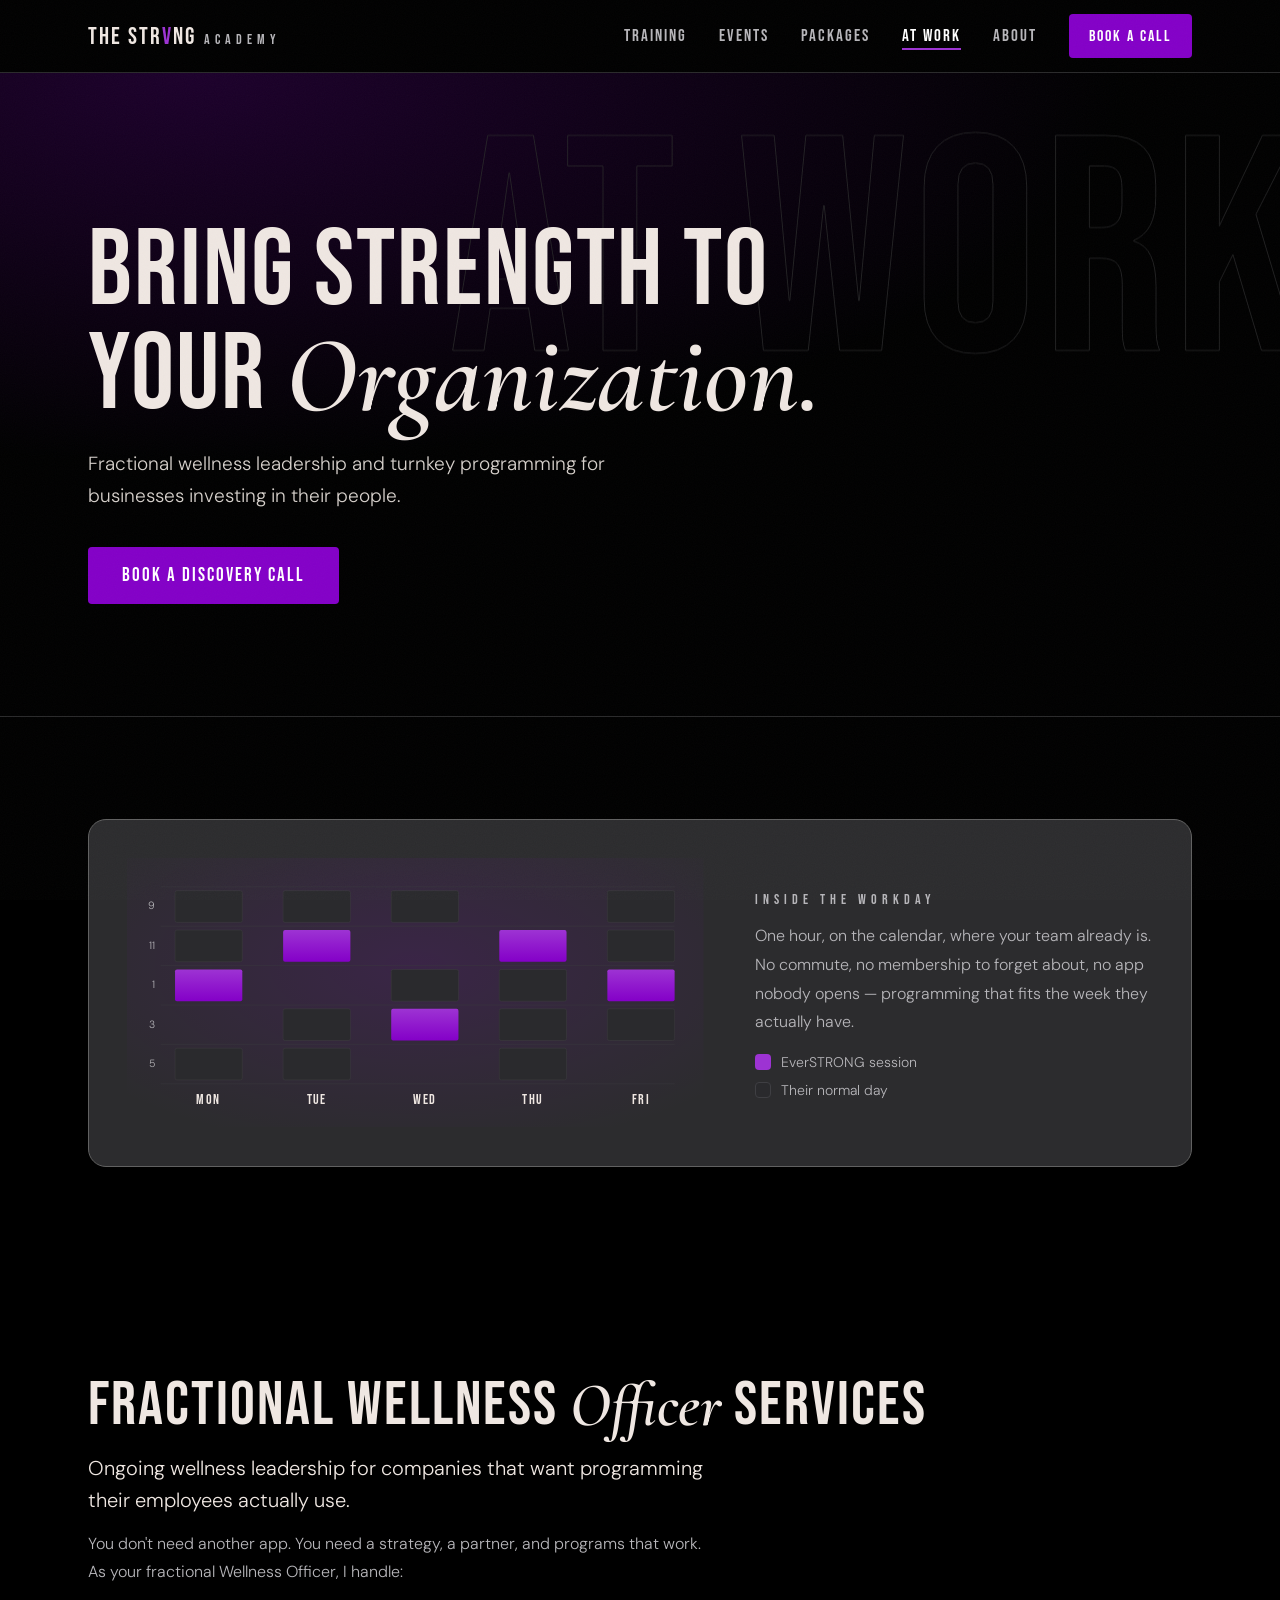
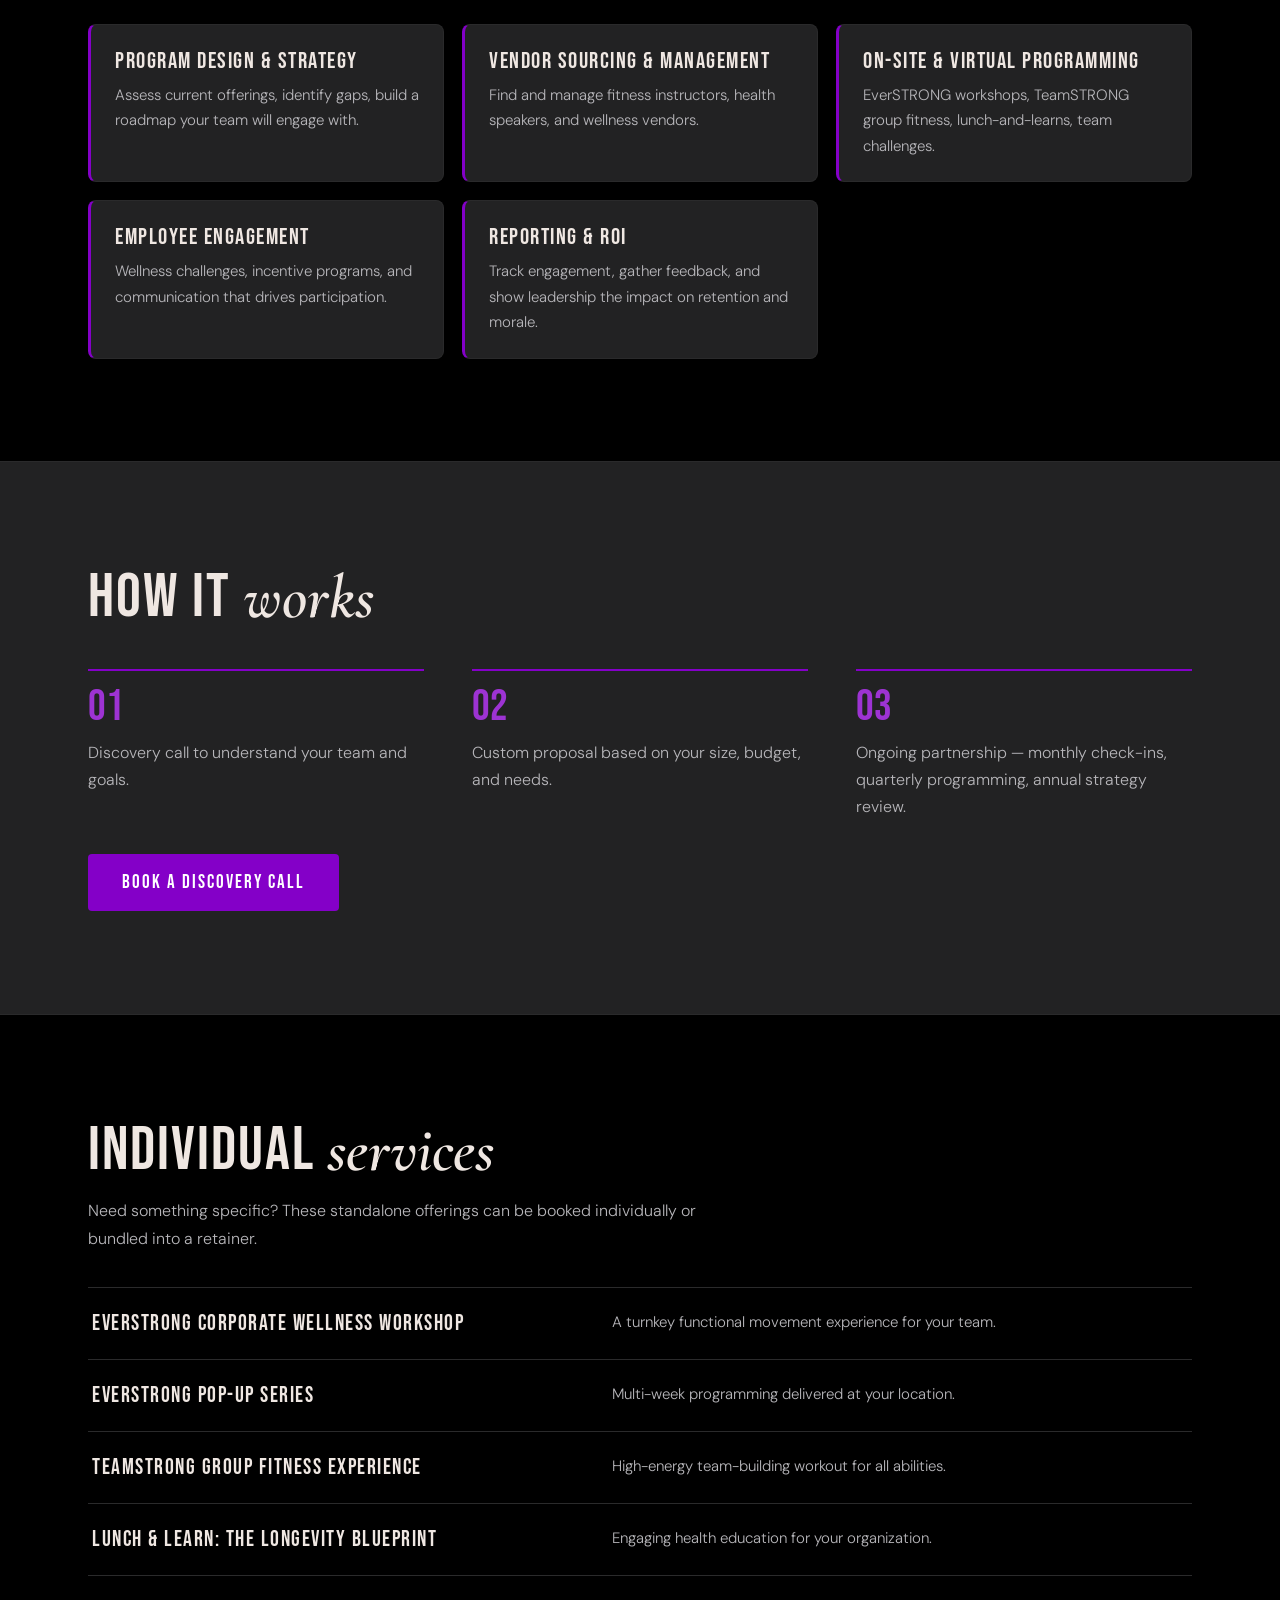
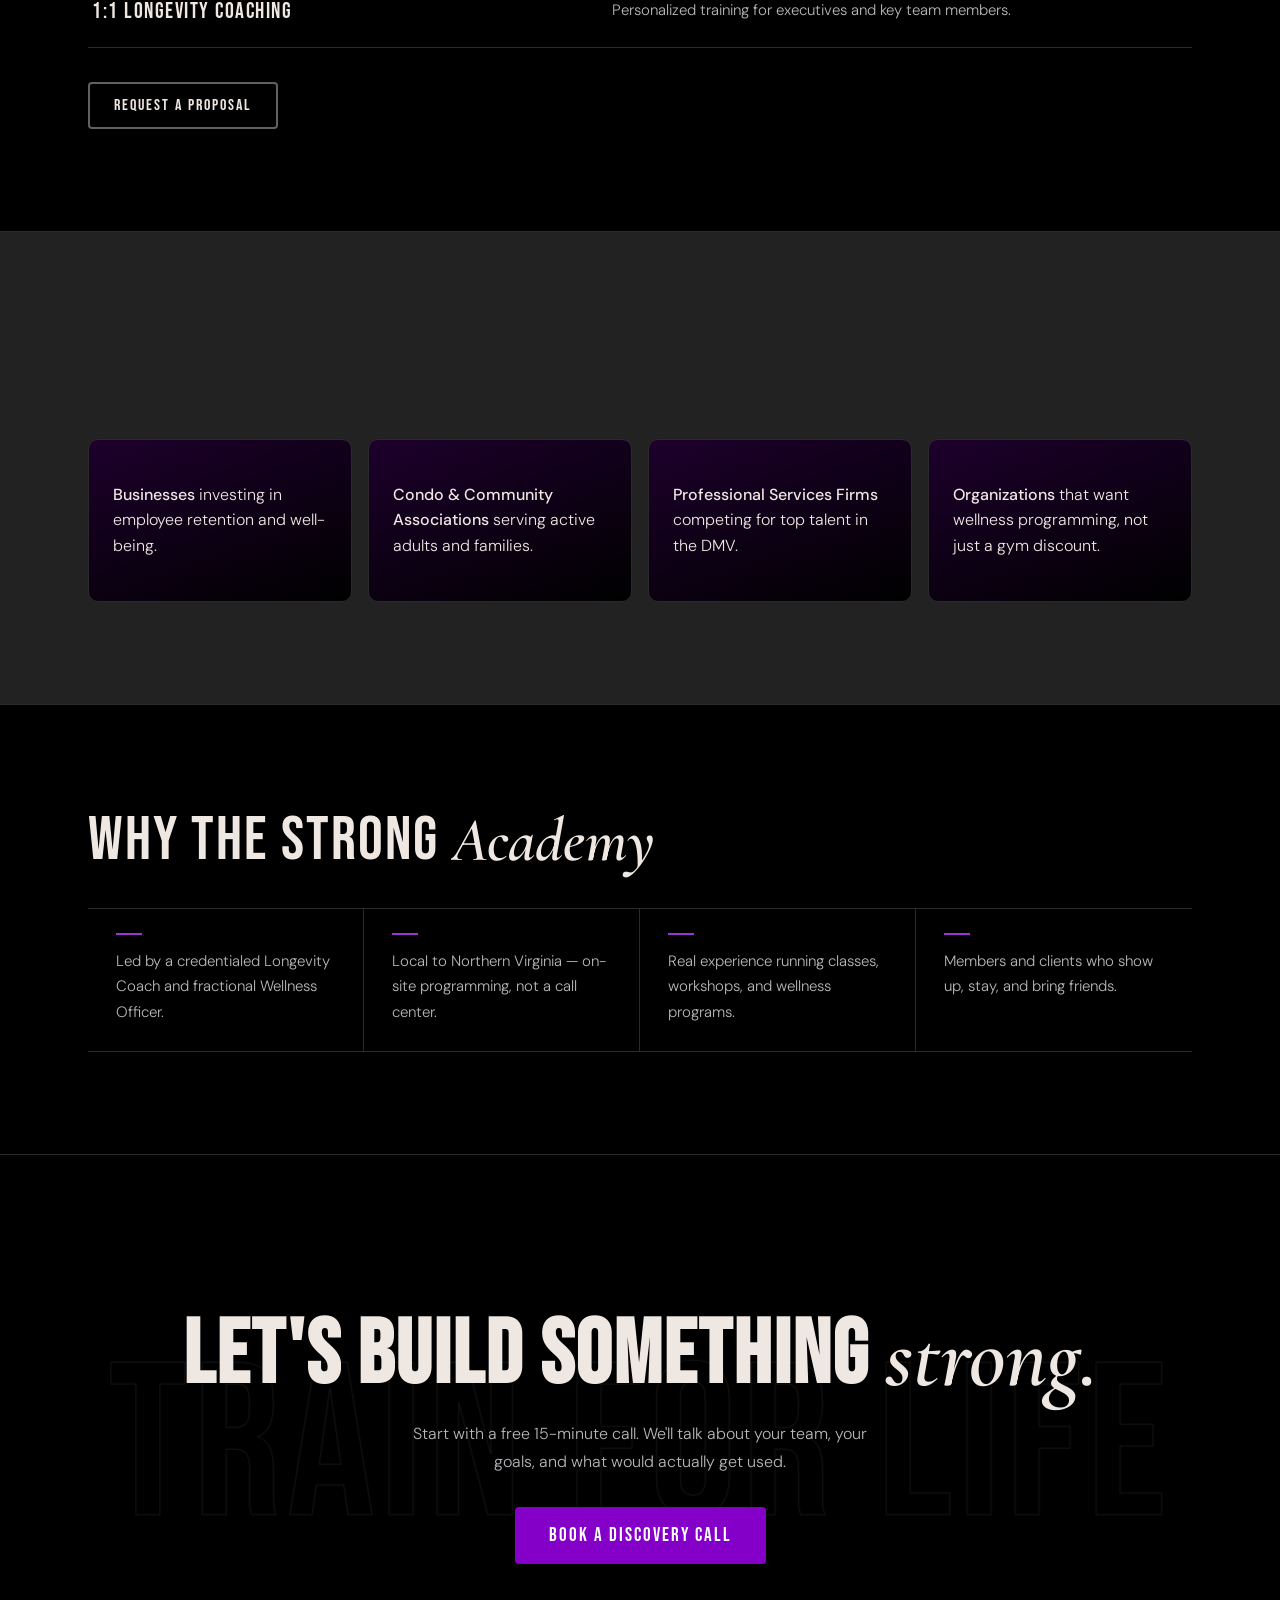
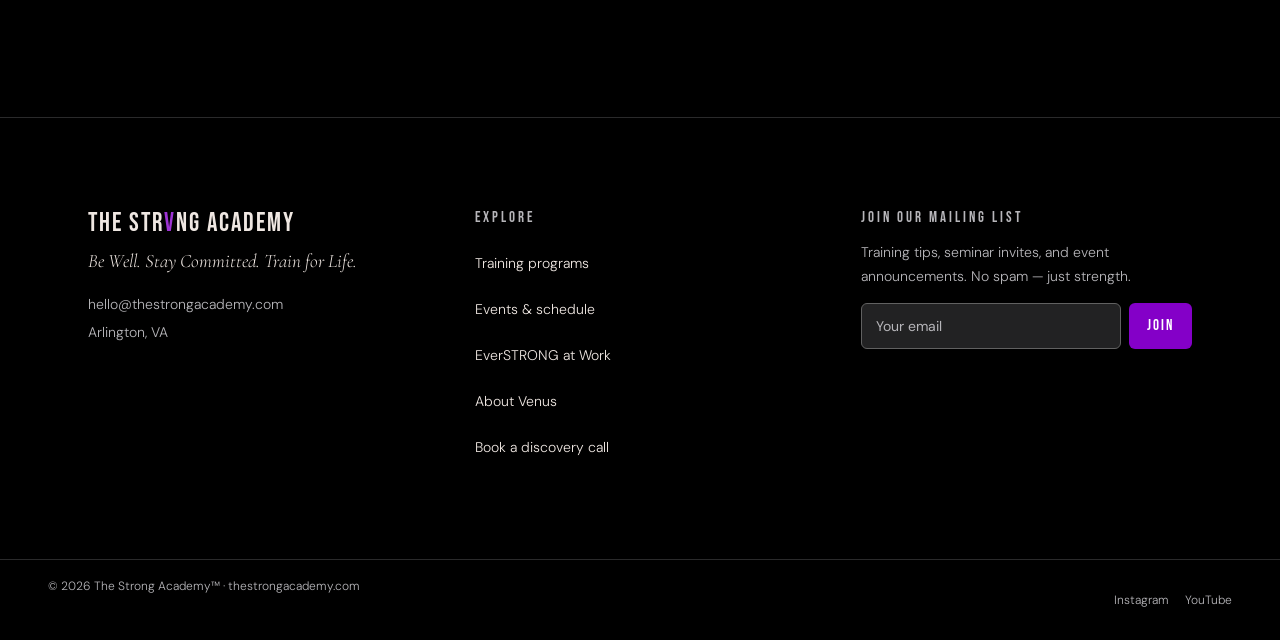
<file: everstrong-at-work/index.html>
<!DOCTYPE html>
<html lang="en">
<head>
<meta charset="utf-8">
<meta name="viewport" content="width=device-width, initial-scale=1">
<title>EverSTRONG at Work — Corporate Wellness | The Strong Academy</title>
<meta name="description" content="Fractional wellness leadership and turnkey programming for businesses investing in their people. On-site corporate wellness in Northern Virginia and the DMV.">
<meta name="theme-color" content="#000000">

<meta property="og:type" content="website">
<meta property="og:site_name" content="The Strong Academy">
<meta property="og:title" content="EverSTRONG at Work — Bring Strength to Your Organization">
<meta property="og:description" content="Fractional wellness leadership and turnkey programming for businesses investing in their people.">
<meta property="og:url" content="https://thestrongacademy.com/everstrong-at-work/">
<meta name="twitter:card" content="summary_large_image">
<meta name="twitter:title" content="EverSTRONG at Work — Bring Strength to Your Organization">
<meta name="twitter:description" content="Fractional wellness leadership and turnkey programming for businesses investing in their people.">

<link rel="icon" href="data:image/svg+xml,%3Csvg xmlns='http://www.w3.org/2000/svg' viewBox='0 0 32 32'%3E%3Crect width='32' height='32' rx='6' fill='%23000000'/%3E%3Cpath d='M8 8l8 16 8-16' stroke='%238400C8' stroke-width='4' fill='none' stroke-linecap='round' stroke-linejoin='round'/%3E%3C/svg%3E">
<link rel="preconnect" href="https://fonts.googleapis.com">
<link rel="preconnect" href="https://fonts.gstatic.com" crossorigin>
<link href="https://fonts.googleapis.com/css2?family=Bebas+Neue&family=Cormorant+Garamond:ital,wght@1,500;1,600&family=DM+Sans:wght@300;400;500;700&display=swap" rel="stylesheet">
<link rel="stylesheet" href="../css/styles.css">
<noscript><style>.reveal,.reveal-lines{opacity:1 !important;transform:none !important;animation:none !important}</style></noscript>

<script type="application/ld+json">
{
  "@context": "https://schema.org",
  "@type": "Service",
  "name": "EverSTRONG at Work",
  "serviceType": "Corporate wellness programming and fractional wellness leadership",
  "description": "Fractional wellness leadership and turnkey programming for businesses investing in their people.",
  "areaServed": "Washington DC Metropolitan Area",
  "provider": {
    "@type": "HealthClub",
    "name": "The Strong Academy",
    "url": "https://thestrongacademy.com/",
    "email": "hello@thestrongacademy.com",
    "address": { "@type": "PostalAddress", "addressLocality": "Arlington", "addressRegion": "VA", "addressCountry": "US" }
  }
}
</script>
</head>
<body>

<a href="#main" class="skip-link">Skip to content</a>
<div class="grain" aria-hidden="true"></div>
<div class="scroll-progress" aria-hidden="true"></div>

<!-- NAV -->
<nav class="nav" id="nav" aria-label="Main">
  <div class="nav-inner">
    <a href="../" class="wordmark">
      <span class="wordmark-main">THE STR<span class="v">V</span>NG</span>
      <span class="wordmark-sub">ACADEMY</span>
    </a>
    <button class="nav-toggle" id="navToggle" aria-expanded="false" aria-controls="navLinks" aria-label="Menu">
      <span></span><span></span>
    </button>
    <div class="nav-links" id="navLinks">
      <a href="../#programs" class="nav-link">Training</a>
      <a href="../#events" class="nav-link">Events</a>
      <a href="../#packages" class="nav-link">Packages</a>
      <a href="./" class="nav-link active" aria-current="page">At Work</a>
      <a href="../#about" class="nav-link">About</a>
      <a href="../#book" class="btn btn-primary btn-nav"><span class="btn-label">Book a Call</span></a>
    </div>
  </div>
</nav>

<main id="main">

<!-- HERO -->
<header class="page-hero bg-word-host">
  <div class="bg-word" data-plx="-30" aria-hidden="true">AT WORK</div>
  <div class="container">
    <div class="page-hero-inner">
      <h1 class="reveal-lines">Bring Strength to Your <span class="serif-accent">Organization.</span></h1>
      <p class="page-hero-sub reveal">Fractional wellness leadership and turnkey programming for businesses investing in their people.</p>
      <div class="reveal" style="--i:1">
        <a href="../?svc=workforce#book" class="btn btn-primary btn-lg magnetic"><span class="btn-label">Book a Discovery Call</span></a>
      </div>
    </div>
  </div>
</header>

<!-- WORKWEEK VISUAL -->
<section class="section container">
  <figure class="work-visual reveal">
    <svg class="work-week" viewBox="0 0 1200 560" role="img"
         aria-label="A sample work week. Each day is a column of meetings, with one hour set aside for an EverSTRONG session — Monday midday, Tuesday morning, Wednesday afternoon, Thursday morning and Friday midday.">
      <defs>
        <linearGradient id="sessionFill" x1="0" y1="0" x2="0" y2="1">
          <stop offset="0%" stop-color="#9D33D3"/>
          <stop offset="100%" stop-color="#8400C8"/>
        </linearGradient>
        <radialGradient id="glow" cx="50%" cy="40%" r="70%">
          <stop offset="0%" stop-color="#8400C8" stop-opacity="0.16"/>
          <stop offset="100%" stop-color="#8400C8" stop-opacity="0"/>
        </radialGradient>
      </defs>

      <rect x="0" y="0" width="1200" height="560" fill="url(#glow)"/>

      <!-- hour rules -->
      <g stroke="#3a3a3d" stroke-width="1">
        <line x1="70" y1="60"  x2="1140" y2="60"/>
        <line x1="70" y1="142" x2="1140" y2="142"/>
        <line x1="70" y1="224" x2="1140" y2="224"/>
        <line x1="70" y1="306" x2="1140" y2="306"/>
        <line x1="70" y1="388" x2="1140" y2="388"/>
        <line x1="70" y1="470" x2="1140" y2="470"/>
      </g>

      <!-- hour labels -->
      <g class="wk-hour" text-anchor="end">
        <text x="58" y="107">9</text>
        <text x="58" y="189">11</text>
        <text x="58" y="271">1</text>
        <text x="58" y="353">3</text>
        <text x="58" y="435">5</text>
      </g>

      <!-- their normal day -->
      <g class="wk-busy">
        <rect x="100"  y="68"  width="140" height="66" rx="4"/>
        <rect x="100"  y="150" width="140" height="66" rx="4"/>
        <rect x="100"  y="396" width="140" height="66" rx="4"/>

        <rect x="325"  y="68"  width="140" height="66" rx="4"/>
        <rect x="325"  y="314" width="140" height="66" rx="4"/>
        <rect x="325"  y="396" width="140" height="66" rx="4"/>

        <rect x="550"  y="68"  width="140" height="66" rx="4"/>
        <rect x="550"  y="232" width="140" height="66" rx="4"/>

        <rect x="775"  y="232" width="140" height="66" rx="4"/>
        <rect x="775"  y="314" width="140" height="66" rx="4"/>
        <rect x="775"  y="396" width="140" height="66" rx="4"/>

        <rect x="1000" y="68"  width="140" height="66" rx="4"/>
        <rect x="1000" y="150" width="140" height="66" rx="4"/>
        <rect x="1000" y="314" width="140" height="66" rx="4"/>
      </g>

      <!-- the hour that changes it -->
      <g fill="url(#sessionFill)">
        <rect x="100"  y="232" width="140" height="66" rx="4"/>
        <rect x="325"  y="150" width="140" height="66" rx="4"/>
        <rect x="550"  y="314" width="140" height="66" rx="4"/>
        <rect x="775"  y="150" width="140" height="66" rx="4"/>
        <rect x="1000" y="232" width="140" height="66" rx="4"/>
      </g>

      <!-- day labels -->
      <g class="wk-day" text-anchor="middle">
        <text x="170"  y="512">MON</text>
        <text x="395"  y="512">TUE</text>
        <text x="620"  y="512">WED</text>
        <text x="845"  y="512">THU</text>
        <text x="1070" y="512">FRI</text>
      </g>
    </svg>

    <figcaption class="work-visual-cap">
      <p class="eyebrow">Inside the workday</p>
      <p>One hour, on the calendar, where your team already is. No commute, no membership to
        forget about, no app nobody opens — programming that fits the week they actually have.</p>
      <ul class="wk-legend">
        <li><span class="wk-key wk-key-session" aria-hidden="true"></span>EverSTRONG session</li>
        <li><span class="wk-key wk-key-busy" aria-hidden="true"></span>Their normal day</li>
      </ul>
    </figcaption>
  </figure>
</section>

<!-- FRACTIONAL WELLNESS OFFICER -->
<section class="section container">
  <h2 class="h2 reveal-lines">Fractional Wellness <span class="serif-accent">Officer</span> Services</h2>
  <p class="lede reveal">Ongoing wellness leadership for companies that want programming their employees actually use.</p>
  <p class="sub-lede reveal">You don't need another app. You need a strategy, a partner, and programs that work. As your fractional Wellness Officer, I handle:</p>

  <div class="svc-grid">
    <div class="svc-item reveal" style="--i:0">
      <h3>Program Design &amp; Strategy</h3>
      <p>Assess current offerings, identify gaps, build a roadmap your team will engage with.</p>
    </div>
    <div class="svc-item reveal" style="--i:1">
      <h3>Vendor Sourcing &amp; Management</h3>
      <p>Find and manage fitness instructors, health speakers, and wellness vendors.</p>
    </div>
    <div class="svc-item reveal" style="--i:2">
      <h3>On-Site &amp; Virtual Programming</h3>
      <p>EverSTRONG workshops, TeamSTRONG group fitness, lunch-and-learns, team challenges.</p>
    </div>
    <div class="svc-item reveal" style="--i:3">
      <h3>Employee Engagement</h3>
      <p>Wellness challenges, incentive programs, and communication that drives participation.</p>
    </div>
    <div class="svc-item reveal" style="--i:4">
      <h3>Reporting &amp; ROI</h3>
      <p>Track engagement, gather feedback, and show leadership the impact on retention and morale.</p>
    </div>
  </div>
</section>

<!-- HOW IT WORKS -->
<section class="tinted">
  <div class="container section">
    <h2 class="h2 reveal-lines">How it <span class="serif-accent">works</span></h2>
    <div class="steps-row">
      <div class="step reveal" style="--i:0"><p>Discovery call to understand your team and goals.</p></div>
      <div class="step reveal" style="--i:1"><p>Custom proposal based on your size, budget, and needs.</p></div>
      <div class="step reveal" style="--i:2"><p>Ongoing partnership — monthly check-ins, quarterly programming, annual strategy review.</p></div>
    </div>
    <div class="section-cta reveal">
      <a href="../?svc=workforce#book" class="btn btn-primary btn-lg magnetic"><span class="btn-label">Book a Discovery Call</span></a>
    </div>
  </div>
</section>

<!-- INDIVIDUAL SERVICES -->
<section class="section container">
  <h2 class="h2 reveal-lines">Individual <span class="serif-accent">services</span></h2>
  <p class="sub-lede reveal">Need something specific? These standalone offerings can be booked individually or bundled into a retainer.</p>

  <div class="offer-list">
    <div class="offer reveal" style="--i:0">
      <h3>EverSTRONG Corporate Wellness Workshop</h3>
      <p>A turnkey functional movement experience for your team.</p>
    </div>
    <div class="offer reveal" style="--i:1">
      <h3>EverSTRONG Pop-Up Series</h3>
      <p>Multi-week programming delivered at your location.</p>
    </div>
    <div class="offer reveal" style="--i:2">
      <h3>TeamSTRONG Group Fitness Experience</h3>
      <p>High-energy team-building workout for all abilities.</p>
    </div>
    <div class="offer reveal" style="--i:3">
      <h3>Lunch &amp; Learn: The Longevity Blueprint</h3>
      <p>Engaging health education for your organization.</p>
    </div>
    <div class="offer reveal" style="--i:4">
      <h3>1:1 Longevity Coaching</h3>
      <p>Personalized training for executives and key team members.</p>
    </div>
  </div>

  <div class="section-cta reveal">
    <a href="../?svc=workforce#book" class="btn btn-ghost"><span class="btn-label">Request a Proposal</span></a>
  </div>
</section>

<!-- WHO WE SERVE -->
<section class="tinted">
  <div class="container section">
    <h2 class="h2 reveal-lines">Who we <span class="serif-accent">serve</span></h2>
    <div class="serve-grid">
      <div class="serve-tile reveal" style="--i:0"><p><b>Businesses</b> investing in employee retention and well-being.</p></div>
      <div class="serve-tile reveal" style="--i:1"><p><b>Condo &amp; Community Associations</b> serving active adults and families.</p></div>
      <div class="serve-tile reveal" style="--i:2"><p><b>Professional Services Firms</b> competing for top talent in the DMV.</p></div>
      <div class="serve-tile reveal" style="--i:3"><p><b>Organizations</b> that want wellness programming, not just a gym discount.</p></div>
    </div>
  </div>
</section>

<!-- WHY -->
<section class="section container">
  <h2 class="h2 reveal-lines">Why The Strong <span class="serif-accent">Academy</span></h2>
  <div class="why-row">
    <div class="why-item reveal" style="--i:0">Led by a credentialed Longevity Coach and fractional Wellness Officer.</div>
    <div class="why-item reveal" style="--i:1">Local to Northern Virginia — on-site programming, not a call center.</div>
    <div class="why-item reveal" style="--i:2">Real experience running classes, workshops, and wellness programs.</div>
    <div class="why-item reveal" style="--i:3">Members and clients who show up, stay, and bring friends.</div>
  </div>
</section>

<!-- CTA BAND -->
<section class="cta-band bg-word-host">
  <div class="bg-word cta-word" data-plx="-36" aria-hidden="true">TRAIN FOR LIFE</div>
  <div class="container cta-inner">
    <h2 class="cta-title reveal-lines">Let's build something <span class="serif-accent">strong.</span></h2>
    <p class="cta-sub reveal">Start with a free 15-minute call. We'll talk about your team, your goals, and what would actually get used.</p>
    <div class="reveal" style="--i:1"><a href="../?svc=workforce#book" class="btn btn-primary btn-lg magnetic"><span class="btn-label">Book a Discovery Call</span></a></div>
  </div>
</section>

</main>

<!-- FOOTER -->
<footer class="footer">
  <div class="container footer-grid">
    <div>
      <p class="footer-wordmark">THE STR<span class="v">V</span>NG ACADEMY</p>
      <p class="footer-mantra">Be Well. Stay Committed. Train for Life.</p>
      <p class="footer-contact">hello@thestrongacademy.com<br>Arlington, VA</p>
    </div>
    <div>
      <p class="footer-head">Explore</p>
      <div class="footer-links">
        <a href="../#programs">Training programs</a>
        <a href="../#events">Events &amp; schedule</a>
        <a href="./">EverSTRONG at Work</a>
        <a href="../#about">About Venus</a>
        <a href="../#book">Book a discovery call</a>
      </div>
    </div>
    <div>
      <p class="footer-head">Join our Mailing list</p>
      <p class="footer-blurb">Training tips, seminar invites, and event announcements. No spam — just strength.</p>
      <form id="newsForm" class="news-form" novalidate>
        <label class="visually-hidden" for="newsEmail">Email address</label>
        <input id="newsEmail" type="email" placeholder="Your email" autocomplete="email">
        <button type="submit" class="btn btn-primary btn-join"><span class="btn-label">Join</span></button>
      </form>
      <p id="newsError" class="news-error" role="alert" hidden></p>
      <p id="newsDone" class="news-done" hidden>✦ You're on the list. Welcome.</p>
    </div>
  </div>
  <div class="footer-bar">
    <span>© 2026 The Strong Academy™ · thestrongacademy.com</span>
    <span class="footer-social"><a href="../#top">Instagram</a><a href="../#top">YouTube</a></span>
  </div>
</footer>

<script src="../js/common.js"></script>
<script src="../js/newsletter.js"></script>
</body>
</html>
</file>
<file: css/styles.css>
/* ============================================================
   The Strong Academy — styles

   BRAND TOKENS
   Vurple #8400C8 is a FILL color only (buttons, marquee, selected
   states) — as text on black it scores 2.82:1 and fails WCAG AA.
   Blush #EFE7E2 carries the warm accent role on text (17.2:1).
   Mid Gray #616161 is for borders/dividers only — at 3.39:1 it is
   not safe for body copy.
   ============================================================ */

:root {
  /* brand palette */
  --black: #000000;
  --dark-gray: #222223;
  --mid-gray: #616161;
  --light-gray: #B7B6BA;
  --blush: #EFE7E2;
  --vurple: #8400C8;
  --white: #FFFFFF;

  /* derived (tints of Vurple — fills and states only) */
  --vurple-hover: #9D33D3;
  --vurple-deep: #1D002C;
  --vurple-glow: rgba(132, 0, 200, 0.32);

  /* semantic roles */
  --bg: var(--black);
  --surface: var(--dark-gray);
  --surface-2: #2C2C2E;
  --border: #2A2A2B;
  --border-2: var(--mid-gray);
  --text: var(--blush);
  --text-dim: #D6D0CB;
  --text-muted: var(--light-gray);
  --text-faint: #8A8A8D;
  --accent-text: var(--blush);
  --error: #FF8A8A;

  --display: 'Bebas Neue', 'Oswald', sans-serif;
  --serif: 'Cormorant Garamond', serif;
  --body: 'DM Sans', system-ui, sans-serif;

  --pad-x: clamp(16px, 4vw, 48px);
  --pad-y: clamp(56px, 8vw, 110px);

  --ease-out-quart: cubic-bezier(0.25, 1, 0.5, 1);
  --ease-out-expo: cubic-bezier(0.16, 1, 0.3, 1);
}

* { box-sizing: border-box; }

/* An author `display` rule beats the UA's [hidden]{display:none}, so any
   element toggled with el.hidden stays on screen. Bit the newsletter form
   (it lingered beside its own success message) and the CRM's overlay
   (an invisible scrim swallowed every click). Defend it globally. */
[hidden] { display: none !important; }


html { scroll-behavior: smooth; }

body {
  margin: 0;
  background: var(--bg);
  color: var(--text);
  font-family: var(--body);
  font-weight: 300;
  -webkit-font-smoothing: antialiased;
  overflow-x: hidden;
}

img { max-width: 100%; display: block; }

/* Long unbroken words in condensed display type can push past their box */
h1, h2, h3, .h2, .hero-title, .program-title, .cta-title { overflow-wrap: break-word; }
.program-grid > *, .pricing-grid > *, .svc-grid > *, .serve-grid > * { min-width: 0; }

a { color: var(--blush); text-decoration: none; transition: color 0.2s var(--ease-out-quart); }
a:hover { color: var(--white); }

::selection { background: var(--vurple); color: var(--white); }

:focus-visible { outline: 2px solid var(--vurple-hover); outline-offset: 3px; border-radius: 2px; }

.container { max-width: 1200px; margin: 0 auto; padding-left: var(--pad-x); padding-right: var(--pad-x); }
.section { padding-top: var(--pad-y); padding-bottom: var(--pad-y); }
.section-tail { padding-bottom: var(--pad-y); }

section[id], header[id] { scroll-margin-top: 84px; }

.visually-hidden {
  position: absolute; width: 1px; height: 1px; overflow: hidden;
  clip: rect(0 0 0 0); white-space: nowrap;
}

.skip-link {
  position: absolute;
  left: 50%;
  top: 8px;
  transform: translate(-50%, -160%);
  z-index: 100;
  background: var(--vurple);
  color: var(--white);
  padding: 12px 22px;
  border-radius: 4px;
  font-family: var(--display);
  font-size: 15px;
  letter-spacing: 2px;
  transition: transform 0.25s var(--ease-out-quart);
}
.skip-link { min-height: 44px; display: inline-flex; align-items: center; }
.skip-link:focus { transform: translate(-50%, 0); color: var(--white); }

/* ---------- type ---------- */

/* Bebas Neue ships a single weight — hierarchy comes from size,
   tracking and color, never font-weight. */
.h2 {
  margin: 0;
  font-family: var(--display);
  font-weight: 400;
  font-size: clamp(34px, 5vw, 62px);
  text-transform: uppercase;
  letter-spacing: 2px;
  line-height: 1.05;
  text-wrap: balance;
}

.serif-accent {
  font-family: var(--serif);
  font-style: italic;
  font-weight: 600;
  text-transform: none;
  color: var(--blush);
  letter-spacing: 0;
}

.eyebrow {
  margin: 0 0 12px;
  font-family: var(--display);
  font-size: 14px;
  letter-spacing: 5px;
  text-transform: uppercase;
  color: var(--light-gray);
}

.accent { color: var(--blush); }
.accent-text { color: var(--blush); }

.section-intro {
  margin: 14px 0 0;
  max-width: 560px;
  line-height: 1.7;
  color: var(--text-muted);
}

/* ---------- buttons ---------- */

.btn {
  display: inline-flex;
  align-items: center;
  justify-content: center;
  min-height: 44px;
  padding: 14px 26px;
  border-radius: 4px;
  border: none;
  font-family: var(--display);
  font-size: 16px;
  font-weight: 400;
  letter-spacing: 2px;
  text-transform: uppercase;
  text-align: center;
  cursor: pointer;
  transition: background-color 0.2s var(--ease-out-quart),
              border-color 0.2s var(--ease-out-quart),
              color 0.2s var(--ease-out-quart),
              box-shadow 0.25s var(--ease-out-quart);
}

/* Buttons animate a nested layer, so a magnetic inline transform on the
   button itself can never clobber hover-lift or press feedback. */
.btn > span, .btn-label {
  display: block;
  transition: transform 0.2s var(--ease-out-quart);
}
.btn:hover .btn-label { transform: translateY(-2px); }
.btn:active .btn-label { transform: scale(0.97); }

.btn-primary { background: var(--vurple); color: var(--white); }
.btn-primary:hover {
  background: var(--vurple-hover);
  color: var(--white);
  box-shadow: 0 8px 28px var(--vurple-glow);
}
.btn-primary:active { box-shadow: none; }

.btn-ghost {
  background: none;
  border: 2px solid var(--border-2);
  color: var(--text);
  padding: 12px 24px;
}
.btn-ghost:hover { border-color: var(--vurple-hover); color: var(--white); }

.btn-ghost-light {
  background: none;
  border: 2px solid var(--blush);
  color: var(--blush);
  padding: 12px 28px;
}
.btn-ghost-light:hover { border-color: var(--vurple-hover); color: var(--white); }

.btn-lg { padding: 17px 34px; font-size: 19px; }
.btn-ghost-light.btn-lg { padding: 15px 32px; }

/* ---------- arrow links ---------- */

.arrow-link {
  margin-top: 4px;
  display: inline-flex;
  align-items: center;
  gap: 6px;
  min-height: 44px;          /* comfortable tap target on touch devices */
  font-family: var(--display);
  font-size: 16px;
  letter-spacing: 2px;
  text-transform: uppercase;
  color: var(--blush);
}
.arrow-link .arrow { display: inline-block; transition: transform 0.25s var(--ease-out-quart); }
.arrow-link:hover .arrow { transform: translateX(6px); }

/* ---------- scroll progress ---------- */

.scroll-progress {
  position: fixed;
  top: 0; left: 0;
  height: 2px;
  width: 100%;
  background: linear-gradient(90deg, var(--vurple), var(--vurple-hover));
  transform-origin: 0 50%;
  transform: scaleX(0);
  z-index: 60;
  pointer-events: none;
}

/* ---------- nav ---------- */

.nav {
  position: sticky;
  top: 0;
  z-index: 50;
  background: rgba(0, 0, 0, 0.9);
  backdrop-filter: blur(12px);
  -webkit-backdrop-filter: blur(12px);
  border-bottom: 1px solid var(--border);
  transition: box-shadow 0.3s var(--ease-out-quart), transform 0.4s var(--ease-out-expo);
}
.nav.scrolled { box-shadow: 0 8px 32px rgba(0, 0, 0, 0.6); }
.nav.hidden { transform: translateY(-100%); }

.nav-inner {
  max-width: 1200px;
  margin: 0 auto;
  display: flex;
  align-items: center;
  justify-content: space-between;
  gap: 16px;
  padding: 14px var(--pad-x);
  transition: padding 0.3s var(--ease-out-quart);
}
.nav.scrolled .nav-inner { padding-top: 10px; padding-bottom: 10px; }

.wordmark { display: flex; align-items: baseline; gap: 8px; color: var(--blush); min-height: 44px; align-content: center; flex-wrap: wrap; }
.wordmark:hover { color: var(--white); }
.wordmark-main { font-family: var(--display); font-size: 24px; letter-spacing: 2px; }
.wordmark-sub { font-family: var(--display); font-size: 14px; letter-spacing: 5px; color: var(--light-gray); }
.v { color: var(--vurple-hover); }

.nav-links { display: flex; align-items: center; gap: clamp(12px, 2.5vw, 32px); }

.nav-link {
  position: relative;
  display: inline-flex;
  align-items: center;
  min-height: 44px;
  font-family: var(--display);
  font-size: 17px;
  letter-spacing: 2px;
  text-transform: uppercase;
  color: var(--light-gray);
}
.nav-link::after {
  content: "";
  position: absolute;
  left: 0; bottom: 8px;
  width: 100%; height: 2px;
  background: var(--vurple-hover);
  transform: scaleX(0);
  transform-origin: 100% 50%;
  transition: transform 0.3s var(--ease-out-quart);
}
.nav-link:hover { color: var(--white); }
.nav-link:hover::after,
.nav-link.active::after { transform: scaleX(1); transform-origin: 0 50%; }
.nav-link.active { color: var(--white); }

.btn-nav { padding: 10px 20px; font-size: 16px; }

.nav-toggle {
  display: none;
  flex-direction: column;
  justify-content: center;
  gap: 6px;
  width: 44px; height: 44px;
  padding: 10px;
  background: none;
  border: none;
  cursor: pointer;
}
.nav-toggle span {
  display: block;
  height: 2px;
  background: var(--blush);
  border-radius: 2px;
  transition: transform 0.3s var(--ease-out-quart);
}
.nav-toggle[aria-expanded="true"] span:first-child { transform: translateY(4px) rotate(45deg); }
.nav-toggle[aria-expanded="true"] span:last-child { transform: translateY(-4px) rotate(-45deg); }

/* The full nav needs ~950px for the wordmark, five links and the button.
   Below that it wraps to two lines and pushes the page sideways, so the
   hamburger has to cover the whole tablet range, not just phones. */
@media (max-width: 1023px) {
  .nav-toggle { display: flex; }
  .nav-links {
    position: absolute;
    top: 100%; left: 0; right: 0;
    flex-direction: column;
    align-items: stretch;
    gap: 0;
    background: rgba(0, 0, 0, 0.98);
    border-bottom: 1px solid var(--border);
    padding: 8px var(--pad-x) 20px;
    display: none;
    max-height: calc(100dvh - 100%);
    overflow-y: auto;
  }
  .nav-links.open { display: flex; }
  .nav-link { padding: 15px 0; border-bottom: 1px solid var(--border); }
  .nav-link::after { display: none; }
  .btn-nav { margin-top: 16px; padding: 15px 20px; }
}

/* Just above the hamburger the row still only just fits — drop the
   "ACADEMY" lockup and tighten spacing so it stays on one line. */
@media (min-width: 1024px) and (max-width: 1219px) {
  .wordmark-sub { display: none; }
  .nav-links { gap: 16px; }
  .nav-link { font-size: 16px; letter-spacing: 1.5px; }
  .btn-nav { font-size: 15px; padding: 10px 16px; }
}

/* ---------- hero ---------- */

.hero {
  position: relative;
  min-height: 88vh;
  min-height: 88dvh;
  display: flex;
  align-items: flex-end;
  overflow: hidden;
}

.hero-media { position: absolute; inset: -8% 0; }
.hero-img { width: 100%; height: 100%; object-fit: cover; will-change: transform; }

.hero-scrim {
  position: absolute;
  inset: 0;
  background: linear-gradient(180deg, rgba(0,0,0,0.55) 0%, rgba(0,0,0,0.25) 40%, rgba(0,0,0,0.94) 88%);
  pointer-events: none;
}

.hero-content { position: relative; width: 100%; padding-top: 140px; padding-bottom: 88px; }

.hero-title {
  margin: 0;
  font-family: var(--display);
  font-weight: 400;
  text-transform: uppercase;
  /* floor lowered so the headline is never clipped by its reveal mask
     on a 320px screen */
  font-size: clamp(38px, 11vw, 128px);
  line-height: 0.92;
  letter-spacing: 2px;
}
.hero-title .serif-accent { line-height: 1.1; letter-spacing: 0; }

.line-mask { display: block; overflow: hidden; padding-bottom: 0.12em; margin-bottom: -0.12em; }
.line { display: inline-block; }

.hero-sub {
  margin: 22px 0 34px;
  max-width: 560px;
  font-size: clamp(15px, 1.6vw, 18px);
  line-height: 1.7;
  color: var(--text-dim);
}

.hero-ctas { display: flex; flex-wrap: wrap; gap: 14px; }

.hero-scrollcue {
  position: absolute;
  bottom: 26px;
  right: var(--pad-x);
  width: 26px; height: 42px;
  border: 2px solid rgba(239, 231, 226, 0.4);
  border-radius: 14px;
  display: flex;
  justify-content: center;
}
.hero-scrollcue span {
  width: 3px; height: 8px;
  margin-top: 7px;
  border-radius: 2px;
  background: var(--vurple-hover);
  animation: scrollcue 2s var(--ease-out-quart) infinite;
}
@keyframes scrollcue {
  0% { transform: translateY(0); opacity: 1; }
  70% { transform: translateY(14px); opacity: 0; }
  100% { transform: translateY(0); opacity: 0; }
}

.hero-anim {
  opacity: 0;
  transform: translateY(28px);
  animation: heroRise 0.8s var(--ease-out-expo) forwards;
  animation-delay: calc(0.12s + var(--d, 0) * 0.09s);
}
.hero-title .hero-anim { transform: translateY(105%); animation-name: heroLine; animation-duration: 0.9s; }
@keyframes heroRise { to { opacity: 1; transform: translateY(0); } }
@keyframes heroLine { to { opacity: 1; transform: translateY(0); } }

.hero-img { animation: heroZoom 1.6s var(--ease-out-expo) both; }
@keyframes heroZoom { from { transform: scale(1.08); } to { transform: scale(1); } }

/* ---------- marquee ---------- */

.marquee {
  background: var(--vurple);
  overflow: hidden;
  padding: 15px 0;
  border-top: 1px solid var(--vurple-hover);
  border-bottom: 1px solid var(--vurple-hover);
}
.marquee-track {
  display: flex;
  width: max-content;
  animation: marquee 22s linear infinite;
  font-family: var(--display);
  font-size: 19px;
  letter-spacing: 5px;
  text-transform: uppercase;
  color: var(--white);
  white-space: nowrap;
}
.marquee-track span { padding: 0 22px; }
.marquee:hover .marquee-track { animation-play-state: paused; }
@keyframes marquee { 0% { transform: translateX(0); } 100% { transform: translateX(-50%); } }

/* ---------- pillars ---------- */

.pillars {
  display: grid;
  grid-template-columns: repeat(auto-fit, minmax(260px, 1fr));
  gap: clamp(24px, 4vw, 56px);
}

.pillar-num {
  margin: 0;
  font-family: var(--display);
  font-size: 72px;
  line-height: 1;
  color: transparent;
  -webkit-text-stroke: 1px var(--mid-gray);
  transition: -webkit-text-stroke-color 0.4s var(--ease-out-quart);
}
.pillar:hover .pillar-num { -webkit-text-stroke-color: var(--vurple-hover); }

.pillar-title {
  margin: 8px 0 10px;
  font-family: var(--display);
  font-size: 32px;
  text-transform: uppercase;
  letter-spacing: 2px;
}
.pillar-body { margin: 0; line-height: 1.7; color: var(--text-muted); }

/* ---------- program cards ---------- */

.program-grid {
  display: grid;
  grid-template-columns: repeat(auto-fit, minmax(290px, 1fr));
  gap: 24px;
  margin-top: 32px;
}

.program-card {
  background: var(--surface);
  border: 1px solid var(--border);
  border-radius: 8px;
  overflow: hidden;
  display: flex;
  flex-direction: column;
  transition: border-color 0.35s var(--ease-out-quart),
              transform 0.35s var(--ease-out-quart),
              box-shadow 0.35s var(--ease-out-quart);
}
.program-card:hover {
  border-color: var(--vurple-hover);
  transform: translateY(-6px);
  box-shadow: 0 20px 48px rgba(0, 0, 0, 0.6);
}

.program-media { height: 240px; overflow: hidden; background: var(--black); }
.program-media .plx { height: 100%; will-change: transform; }
.program-media img {
  width: 100%; height: 100%;
  object-fit: cover;
  transform: scale(1.14);
  filter: grayscale(0.35) contrast(1.04);
  transition: transform 0.7s var(--ease-out-quart), filter 0.7s var(--ease-out-quart);
}
.program-card:hover .program-media img { transform: scale(1.2); filter: grayscale(0) contrast(1); }

/* placeholder tile for programs awaiting client photography */
.media-placeholder {
  height: 100%;
  display: flex;
  flex-direction: column;
  align-items: center;
  justify-content: center;
  gap: 8px;
  background:
    radial-gradient(120% 90% at 30% 20%, rgba(132, 0, 200, 0.22), transparent 62%),
    var(--surface-2);
}
.media-placeholder .mp-mark {
  font-family: var(--display);
  font-size: 64px;
  line-height: 1;
  color: transparent;
  -webkit-text-stroke: 2px var(--vurple-hover);
  opacity: 0.75;
}
.media-placeholder .mp-note {
  font-family: var(--display);
  font-size: 13px;
  letter-spacing: 3px;
  text-transform: uppercase;
  color: var(--light-gray);
}

.program-body { padding: 28px; display: flex; flex-direction: column; gap: 12px; flex: 1; }
.program-title { margin: 0; font-family: var(--display); font-size: 34px; letter-spacing: 1px; text-transform: uppercase; }
.program-copy { margin: 0; line-height: 1.7; color: var(--text-muted); flex: 1; }

.chip-row { display: flex; flex-wrap: wrap; gap: 8px; }
.chip {
  font-size: 13px;
  font-family: var(--display);
  letter-spacing: 1.5px;
  text-transform: uppercase;
  border: 1px solid var(--border-2);
  border-radius: 999px;
  padding: 5px 12px;
  color: var(--light-gray);
  transition: border-color 0.25s var(--ease-out-quart), color 0.25s var(--ease-out-quart);
}
.chip:hover { border-color: var(--vurple-hover); color: var(--blush); }

/* ---------- tinted sections ---------- */

.tinted {
  background: var(--surface);
  border-top: 1px solid var(--border);
  border-bottom: 1px solid var(--border);
}
.about-section { border-bottom: none; }

/* ---------- quiz ---------- */

.quiz-wrap {
  max-width: 900px;
  margin: 0 auto;
  padding: clamp(56px, 8vw, 100px) var(--pad-x);
  text-align: center;
}
.quiz-h2 { margin-bottom: 32px; }

.quiz-progress { display: flex; justify-content: center; gap: 8px; margin-bottom: 32px; }
.quiz-bar {
  width: 44px; height: 4px;
  border-radius: 2px;
  background: var(--mid-gray);
  transition: background-color 0.4s var(--ease-out-quart);
}
.quiz-bar.on { background: var(--vurple-hover); }

.quiz-q { margin: 0 0 20px; font-size: 18px; font-weight: 500; }

.quiz-options {
  display: grid;
  grid-template-columns: repeat(auto-fit, minmax(200px, 1fr));
  gap: 12px;
}
.quiz-opt {
  background: var(--black);
  border: 1px solid var(--border-2);
  border-radius: 8px;
  padding: 22px 16px;
  color: var(--text);
  cursor: pointer;
  font-family: var(--body);
  font-size: 15px;
  font-weight: 400;
  min-height: 44px;
  transition: border-color 0.25s var(--ease-out-quart),
              background-color 0.25s var(--ease-out-quart),
              transform 0.25s var(--ease-out-quart);
}
.quiz-opt:hover { border-color: var(--vurple-hover); background: var(--vurple-deep); transform: translateY(-2px); }
.quiz-opt:active { transform: scale(0.98); }

.quiz-back {
  margin-top: 20px;
  background: none; border: none;
  color: var(--text-muted);
  cursor: pointer;
  font-family: var(--body);
  font-size: 14px;
  min-height: 44px;
  transition: color 0.2s;
}
.quiz-back:hover { color: var(--white); }

.quiz-result {
  background: var(--black);
  border: 1px solid var(--vurple-hover);
  border-radius: 12px;
  padding: clamp(24px, 4vw, 44px);
  text-align: center;
  box-shadow: 0 0 60px rgba(132, 0, 200, 0.18);
}
.quiz-result-label {
  margin: 0 0 6px;
  font-family: var(--display);
  font-size: 14px;
  letter-spacing: 4px;
  text-transform: uppercase;
  color: var(--light-gray);
}
.quiz-result-name {
  margin: 0 0 12px;
  font-family: var(--display);
  font-size: clamp(32px, 4.4vw, 48px);
  text-transform: uppercase;
  letter-spacing: 1px;
}
.quiz-result-desc { margin: 0 auto 24px; max-width: 520px; line-height: 1.7; color: var(--text-muted); }
.quiz-result-ctas { display: flex; justify-content: center; flex-wrap: wrap; gap: 12px; }

.quiz-step { animation: stepIn 0.35s var(--ease-out-quart) both; }
@keyframes stepIn {
  from { opacity: 0; transform: translateY(14px); }
  to { opacity: 1; transform: translateY(0); }
}

/* ---------- events ---------- */

.events-head {
  display: flex;
  flex-wrap: wrap;
  align-items: baseline;
  justify-content: space-between;
  gap: 12px;
}

.cal-nav { display: flex; align-items: center; gap: 10px; }
.cal-nav-btn {
  width: 44px; height: 44px;
  display: flex; align-items: center; justify-content: center;
  background: var(--surface);
  border: 1px solid var(--border-2);
  border-radius: 6px;
  color: var(--blush);
  font-size: 18px;
  cursor: pointer;
  transition: border-color 0.25s var(--ease-out-quart), background-color 0.25s var(--ease-out-quart);
}
.cal-nav-btn:hover:not(:disabled) { border-color: var(--vurple-hover); background: var(--vurple-deep); }
.cal-nav-btn:disabled { opacity: 0.35; cursor: not-allowed; }

.cal-nav { flex-wrap: wrap; }
.cal-range {
  margin: 0;
  font-family: var(--display);
  font-size: 20px;
  letter-spacing: 3px;
  text-transform: uppercase;
  color: var(--light-gray);
  min-width: 200px;
  text-align: center;
}
/* 44+44 buttons + a 200px label overflows a 320px screen */
@media (max-width: 400px) {
  .cal-range { min-width: 0; flex: 1; font-size: 17px; letter-spacing: 2px; }
}

/* The calendar spans the full row rather than sharing it with the list.
   Side by side, two months got squeezed into ~235px each, giving 30px
   day cells on desktop — smaller than on a phone. Full width they read
   properly at every size, which is the point of the two-month view. */
.events-grid {
  display: grid;
  grid-template-columns: 1fr;
  gap: 28px;
  margin-top: 28px;
  align-items: start;
}

/* two months side by side inside the calendar card */
.cal-card {
  background: var(--surface);
  border: 1px solid var(--border);
  border-radius: 8px;
  padding: clamp(12px, 2vw, 20px);
}
.cal-months {
  display: grid;
  grid-template-columns: repeat(auto-fit, minmax(230px, 1fr));
  gap: clamp(16px, 3vw, 28px);
}
.cal-month-title {
  margin: 0 0 10px;
  font-family: var(--display);
  font-size: 17px;
  letter-spacing: 3px;
  text-transform: uppercase;
  color: var(--blush);
  text-align: center;
}

.cal-dow {
  display: grid;
  grid-template-columns: repeat(7, 1fr);
  gap: 4px;
  margin-bottom: 6px;
}
.cal-dow div {
  text-align: center;
  font-family: var(--display);
  font-size: 12px;
  letter-spacing: 1px;
  color: var(--light-gray);
  padding: 4px 0;
}

.cal-grid { display: grid; grid-template-columns: repeat(7, 1fr); gap: 4px; }
/* Grid items default to min-width:auto and refuse to shrink below their
   content, which bursts the 7-column track on narrow screens. The outer
   containers need it too, or the calendar card itself won't shrink. */
.events-grid > *, .cal-card, .cal-months, .cal-months > *,
.cal-grid > *, .cal-dow > * { min-width: 0; }

.cal-cell {
  aspect-ratio: 1;
  min-width: 0;
  overflow: hidden;
  border-radius: 6px;
  border: 1px solid var(--border);
  background: var(--black);
  color: var(--light-gray);
  display: flex;
  flex-direction: column;
  align-items: center;
  justify-content: center;
  gap: 3px;
  font-family: var(--body);
  font-size: 13px;
  padding: 0;
  cursor: default;
  transition: background-color 0.25s var(--ease-out-quart),
              border-color 0.25s var(--ease-out-quart),
              transform 0.25s var(--ease-out-quart);
}
.cal-cell.blank { background: transparent; border-color: transparent; }
.cal-cell.has-events { color: var(--blush); cursor: pointer; }
.cal-cell.has-events:hover { border-color: var(--vurple-hover); transform: translateY(-2px); }
.cal-cell.today { background: var(--vurple-deep); border-color: var(--vurple); color: var(--blush); }
.cal-cell.selected { background: var(--vurple); border-color: var(--vurple-hover); color: var(--white); }
.cal-dot { width: 5px; height: 5px; border-radius: 50%; background: var(--vurple-hover); }
.cal-cell.selected .cal-dot { display: none; }
.cal-cell.sold-out .cal-dot { background: var(--light-gray); }

.events-list-col { display: flex; flex-direction: column; gap: 12px; min-width: 0; }
.events-list { display: grid; grid-template-columns: 1fr; gap: 12px; }
.events-list > * { min-width: 0; }
/* with the calendar full-width, upcoming events can sit two-up on wide screens */
@media (min-width: 900px) {
  .events-list { grid-template-columns: repeat(2, 1fr); }
}

.event-row {
  display: flex;
  gap: 16px;
  background: var(--surface);
  border: 1px solid var(--border);
  border-radius: 8px;
  padding: 18px 20px;
  align-items: center;
  transition: border-color 0.3s var(--ease-out-quart), transform 0.3s var(--ease-out-quart);
  animation: stepIn 0.4s var(--ease-out-quart) both;
  animation-delay: calc(var(--i, 0) * 60ms);
}
.event-row:hover { border-color: var(--border-2); transform: translateX(4px); }

.event-date { text-align: center; min-width: 52px; }
.event-day {
  margin: 0;
  font-family: var(--display);
  font-size: 30px;
  line-height: 1;
  color: var(--blush);
}
.event-mon {
  margin: 2px 0 0;
  font-family: var(--display);
  font-size: 13px;
  letter-spacing: 2px;
  text-transform: uppercase;
  color: var(--light-gray);
}
.event-info { flex: 1; min-width: 0; }
.event-title { margin: 0; font-weight: 500; font-size: 15px; display: flex; align-items: center; gap: 8px; flex-wrap: wrap; }
.event-meta { margin: 2px 0 0; font-size: 13px; color: var(--text-muted); }

.sold-out-tag {
  font-family: var(--display);
  font-size: 11px;
  letter-spacing: 2px;
  text-transform: uppercase;
  color: var(--white);
  background: var(--mid-gray);
  border-radius: 999px;
  padding: 3px 10px;
}

.event-cta {
  font-family: var(--display);
  font-size: 14px;
  letter-spacing: 2px;
  text-transform: uppercase;
  white-space: nowrap;
  color: var(--blush);
  background: none;
  border: none;
  cursor: pointer;
  padding: 8px 0;
  min-height: 44px;
}
.event-cta:hover { color: var(--white); }
.event-cta .arrow-glyph { display: inline-block; transition: transform 0.25s var(--ease-out-quart); }
.event-row:hover .event-cta .arrow-glyph { transform: translateX(5px); }
.event-cta.notify { color: var(--light-gray); }
.event-cta.notify:hover { color: var(--blush); }
.event-cta.notified { color: var(--blush); cursor: default; }

.events-empty { margin: 0; padding: 18px 20px; color: var(--text-muted); font-size: 14px; }

.clear-day {
  background: none; border: none;
  color: var(--text-muted);
  cursor: pointer;
  font-family: var(--body);
  font-size: 13px;
  text-align: left;
  padding: 0;
  min-height: 44px;
  transition: color 0.2s;
}
.clear-day:hover { color: var(--white); }

/* ---------- packages (prices removed per client) ---------- */

.pricing-grid {
  display: grid;
  grid-template-columns: repeat(auto-fit, minmax(270px, 1fr));
  gap: 20px;
  margin-top: 36px;
}

.price-card {
  background: var(--black);
  border: 1px solid var(--border);
  border-radius: 10px;
  padding: 32px;
  display: flex;
  flex-direction: column;
  gap: 14px;
  position: relative;
  transition: border-color 0.35s var(--ease-out-quart),
              transform 0.35s var(--ease-out-quart),
              box-shadow 0.35s var(--ease-out-quart);
}
.price-card:hover {
  border-color: var(--border-2);
  transform: translateY(-6px);
  box-shadow: 0 20px 48px rgba(0, 0, 0, 0.55);
}

.price-card.popular {
  background: linear-gradient(160deg, var(--vurple-deep), var(--black));
  border-color: var(--vurple-hover);
}
.price-card.popular:hover {
  border-color: var(--vurple-hover);
  box-shadow: 0 20px 56px rgba(132, 0, 200, 0.3);
}

.popular-badge {
  position: absolute;
  top: -12px; right: 20px;
  background: var(--vurple);
  color: var(--white);
  font-family: var(--display);
  font-size: 12px;
  letter-spacing: 2px;
  text-transform: uppercase;
  padding: 5px 12px;
  border-radius: 999px;
}

.price-name {
  margin: 0;
  font-family: var(--display);
  font-size: 24px;
  letter-spacing: 2px;
  text-transform: uppercase;
  color: var(--blush);
}

.price-list {
  margin: 0;
  padding: 0 0 0 18px;
  line-height: 2;
  color: var(--text-muted);
  flex: 1;
  font-size: 14px;
}

.package-actions { display: flex; flex-direction: column; gap: 10px; }

/* ---------- booking / Calendly ---------- */

.book-layout {
  display: grid;
  grid-template-columns: minmax(240px, 320px) 1fr;
  gap: 24px;
  margin-top: 36px;
  align-items: start;
}
@media (max-width: 860px) { .book-layout { grid-template-columns: 1fr; } }

.book-step {
  margin: 0 0 10px;
  font-family: var(--display);
  font-size: 15px;
  letter-spacing: 3px;
  text-transform: uppercase;
  color: var(--light-gray);
}

.svc-list { display: flex; flex-direction: column; gap: 10px; }

.svc-card {
  text-align: left;
  background: var(--surface);
  border: 1px solid var(--border);
  border-radius: 8px;
  padding: 16px 18px;
  color: var(--text);
  cursor: pointer;
  min-height: 44px;
  font-family: var(--body);
  width: 100%;
  transition: border-color 0.25s var(--ease-out-quart), background-color 0.25s var(--ease-out-quart);
}
.svc-card:hover { border-color: var(--vurple-hover); }
.svc-card.selected { background: var(--vurple-deep); border-color: var(--vurple-hover); }

.svc-top { display: flex; justify-content: space-between; gap: 10px; font-weight: 500; font-size: 15px; }
.svc-price { color: var(--light-gray); font-family: var(--display); letter-spacing: 1px; }
.svc-meta { display: block; margin-top: 3px; font-size: 13px; font-weight: 300; color: var(--text-muted); }

.scheduler {
  background: var(--surface);
  border: 1px solid var(--border);
  border-radius: 10px;
  min-height: 640px;
  overflow: hidden;
  position: relative;
}
.calendly-inline-widget { width: 100%; min-height: 640px; }

/* shown until real Calendly links are pasted into js/main.js */
.scheduler-placeholder {
  min-height: 640px;
  display: flex;
  flex-direction: column;
  align-items: center;
  justify-content: center;
  gap: 14px;
  text-align: center;
  padding: clamp(28px, 6vw, 64px);
}
.scheduler-placeholder .sp-mark { font-size: 40px; color: var(--vurple-hover); }
.scheduler-placeholder h3 {
  margin: 0;
  font-family: var(--display);
  font-size: clamp(26px, 3.4vw, 36px);
  letter-spacing: 2px;
  text-transform: uppercase;
}
.scheduler-placeholder p { margin: 0; max-width: 420px; line-height: 1.7; color: var(--text-muted); }
.scheduler-placeholder code {
  font-family: ui-monospace, SFMono-Regular, Menlo, monospace;
  font-size: 13px;
  background: var(--black);
  border: 1px solid var(--border-2);
  border-radius: 4px;
  padding: 3px 8px;
  color: var(--blush);
}

.book-footnote { margin: 14px 0 0; font-size: 13px; color: var(--text-muted); }

/* ---------- about ---------- */

.about-grid {
  display: grid;
  grid-template-columns: repeat(auto-fit, minmax(280px, 1fr));
  gap: clamp(28px, 5vw, 64px);
  align-items: center;
}

.about-media { display: flex; justify-content: center; }

/* The bio runs long, so a vertically centred portrait leaves a tall empty
   gutter above and below it. On wide screens let the photo ride alongside
   the text instead. */
@media (min-width: 1024px) {
  .about-grid { align-items: start; }
  .about-media { position: sticky; top: 108px; }
}

.headshot {
  width: min(380px, 100%);
  /* Matches the file exactly, so the frame never stretches the photo. */
  aspect-ratio: 370 / 428;
  margin: 0;
  border-radius: 16px;
  border: 1px solid var(--border-2);
  background: var(--surface-2);
  overflow: hidden;
  position: relative;
}
.headshot img {
  width: 100%;
  height: 100%;
  object-fit: cover;
  display: block;
}
/* A whisper of brand over the photo, and a floor under the lower edge so
   the frame still reads against the tinted section behind it. */
.headshot::after {
  content: '';
  position: absolute;
  inset: 0;
  pointer-events: none;
  background:
    radial-gradient(120% 80% at 30% 10%, rgba(132, 0, 200, 0.16), transparent 62%),
    linear-gradient(to top, rgba(0, 0, 0, 0.28), transparent 38%);
}

.about-copy .h2 { margin-bottom: 16px; }
.about-bio { margin: 0 0 18px; line-height: 1.8; color: var(--text-muted); }

.testimonials-wrap { padding-bottom: clamp(56px, 8vw, 100px); }
.testimonials {
  display: grid;
  grid-template-columns: repeat(auto-fit, minmax(260px, 1fr));
  gap: 20px;
}

.quote-card {
  margin: 0;
  background: var(--black);
  border: 1px solid var(--border);
  border-radius: 10px;
  padding: 26px;
  display: flex;
  flex-direction: column;
  gap: 14px;
  transition: border-color 0.3s var(--ease-out-quart), transform 0.3s var(--ease-out-quart);
}
.quote-card:hover { border-color: var(--border-2); transform: translateY(-4px); }

.quote {
  margin: 0;
  font-family: var(--serif);
  font-style: italic;
  font-size: 20px;
  line-height: 1.5;
  color: var(--blush);
}
.quote-card figcaption {
  font-family: var(--display);
  font-size: 14px;
  letter-spacing: 2px;
  text-transform: uppercase;
  color: var(--light-gray);
}

/* ---------- footer ---------- */

.footer { border-top: 1px solid var(--border); background: var(--black); }

.footer-grid {
  padding-top: clamp(48px, 7vw, 90px);
  padding-bottom: clamp(48px, 7vw, 90px);
  display: grid;
  grid-template-columns: repeat(auto-fit, minmax(240px, 1fr));
  gap: clamp(28px, 5vw, 56px);
}

.footer-wordmark { margin: 0; font-family: var(--display); font-size: 26px; letter-spacing: 2px; }
.footer-mantra { margin: 10px 0 0; font-family: var(--serif); font-style: italic; font-size: 19px; color: var(--blush); }
.footer-contact { margin: 18px 0 0; font-size: 14px; color: var(--text-muted); line-height: 2; }

.footer-head {
  margin: 0 0 14px;
  font-family: var(--display);
  font-size: 15px;
  letter-spacing: 3px;
  text-transform: uppercase;
  color: var(--light-gray);
}
.footer-links { display: flex; flex-direction: column; gap: 2px; font-size: 14px; }
.footer-links a { width: fit-content; display: flex; align-items: center; min-height: 44px; }

.footer-blurb { margin: 0 0 14px; font-size: 14px; color: var(--text-muted); line-height: 1.7; }

.news-form { display: flex; gap: 8px; }
.news-form input {
  flex: 1;
  min-width: 0;
  background: var(--surface);
  border: 1px solid var(--border-2);
  border-radius: 6px;
  padding: 13px 14px;
  color: var(--text);
  font-family: var(--body);
  font-size: 14px;
  transition: border-color 0.25s var(--ease-out-quart), box-shadow 0.25s var(--ease-out-quart);
}
.news-form input::placeholder { color: var(--light-gray); }
.news-form input:focus { outline: none; border-color: var(--vurple-hover); box-shadow: 0 0 0 3px rgba(132, 0, 200, 0.28); }
.btn-join { border-radius: 6px; padding: 13px 18px; font-size: 15px; min-height: 44px; }

.news-error { margin: 8px 0 0; font-size: 13px; color: var(--error); }
.news-done { margin: 0; color: var(--blush); font-size: 14px; animation: stepIn 0.4s var(--ease-out-quart) both; }

.footer-bar {
  border-top: 1px solid var(--border);
  padding: 18px var(--pad-x);
  display: flex;
  flex-wrap: wrap;
  justify-content: space-between;
  gap: 10px;
  font-size: 12px;
  color: var(--text-muted);
}
.footer-social { display: flex; gap: 16px; }
.footer-social a { color: var(--text-muted); display: inline-flex; align-items: center; min-height: 44px; }
.footer-social a:hover { color: var(--blush); }

/* ---------- scroll reveal system ---------- */

.reveal {
  opacity: 0;
  transform: translateY(26px);
  transition: opacity 0.7s var(--ease-out-expo), transform 0.7s var(--ease-out-expo);
  transition-delay: calc(var(--i, 0) * 90ms);
}
.reveal.in { opacity: 1; transform: none; }

/* Hidden state is opacity-only: a fully clip-path'd element reports zero
   intersection area, so IntersectionObserver would never fire. */
.reveal-lines { opacity: 0; }
.reveal-lines.in { opacity: 1; }
.reveal-lines.in:not(.split) { animation: lineReveal 0.8s var(--ease-out-expo) both; }
@keyframes lineReveal {
  from { clip-path: inset(0 0 100% 0); transform: translateY(30px); }
  to { clip-path: inset(-0.25em 0); transform: none; }
}

.reveal-lines .w {
  display: inline-block;
  overflow: hidden;
  vertical-align: bottom;
  padding-bottom: 0.22em;
  margin-bottom: -0.22em;
}
.reveal-lines .wi { display: inline-block; transform: translateY(115%); }
.reveal-lines.in .wi {
  animation: wordUp 0.7s var(--ease-out-expo) both;
  animation-delay: calc(var(--wi, 0) * 55ms);
}
@keyframes wordUp { to { transform: translateY(0); } }

/* ---------- grain overlay ---------- */

.grain {
  position: fixed;
  inset: 0;
  z-index: 65;
  pointer-events: none;
  opacity: 0.045;
  background-image: url("data:image/svg+xml,%3Csvg xmlns='http://www.w3.org/2000/svg' width='160' height='160'%3E%3Cfilter id='n'%3E%3CfeTurbulence type='fractalNoise' baseFrequency='0.9' numOctaves='2' stitchTiles='stitch'/%3E%3C/filter%3E%3Crect width='160' height='160' filter='url(%23n)' opacity='0.6'/%3E%3C/svg%3E");
}

/* ---------- giant background words ---------- */

.bg-word-host { position: relative; overflow: hidden; }
.bg-word {
  position: absolute;
  top: 4%;
  right: -2%;
  z-index: 0;
  font-family: var(--display);
  font-size: clamp(130px, 24vw, 340px);
  line-height: 1;
  letter-spacing: 6px;
  text-transform: uppercase;
  color: transparent;
  -webkit-text-stroke: 1px var(--border);
  opacity: 0.8;
  white-space: nowrap;
  pointer-events: none;
  user-select: none;
  will-change: transform;
}
.bg-word-host > .container { position: relative; z-index: 1; }

/* ---------- CTA band ---------- */

.cta-band {
  background: var(--black);
  border-top: 1px solid var(--border);
  text-align: center;
}
.cta-band .cta-word {
  top: 50%;
  left: 50%;
  right: auto;
  translate: -50% -50%;
  font-size: clamp(90px, 17vw, 250px);
  opacity: 0.55;
}
.cta-inner {
  position: relative;
  z-index: 1;
  padding-top: clamp(80px, 12vw, 160px);
  padding-bottom: clamp(80px, 12vw, 160px);
}
.cta-title {
  margin: 0;
  font-family: var(--display);
  font-size: clamp(44px, 7vw, 92px);
  text-transform: uppercase;
  letter-spacing: 2px;
  line-height: 1.02;
}
.cta-sub {
  margin: 18px auto 32px;
  max-width: 480px;
  line-height: 1.7;
  color: var(--text-muted);
}

/* ============================================================
   EverSTRONG at Work — corporate page
   Deliberately different layout families per section so the page
   never reads as the same grid repeated five times.
   ============================================================ */

/* typographic hero — no photography for this page, so the type is the image */
.page-hero {
  position: relative;
  overflow: hidden;
  border-bottom: 1px solid var(--border);
  background:
    radial-gradient(120% 100% at 15% 0%, rgba(132, 0, 200, 0.22), transparent 62%),
    var(--black);
}
.page-hero-inner {
  position: relative;
  z-index: 1;
  padding-top: clamp(72px, 12vw, 148px);
  padding-bottom: clamp(56px, 9vw, 112px);
  max-width: 900px;
}
.page-hero h1 {
  margin: 0;
  font-family: var(--display);
  font-weight: 400;
  font-size: clamp(36px, 9vw, 108px);
  line-height: 0.94;
  letter-spacing: 2px;
  text-transform: uppercase;
  text-wrap: balance;
}
.page-hero-sub {
  margin: 22px 0 34px;
  max-width: 560px;
  font-size: clamp(15px, 1.7vw, 19px);
  line-height: 1.7;
  color: var(--text-dim);
}

/* section lede — used instead of an eyebrow so the page stays label-light */
.lede {
  margin: 14px 0 0;
  max-width: 620px;
  font-size: clamp(16px, 1.8vw, 20px);
  line-height: 1.6;
  color: var(--blush);
}
.sub-lede { margin: 14px 0 0; max-width: 620px; line-height: 1.75; color: var(--text-muted); }

/* 1. fractional services — two-column card grid */
.svc-grid {
  display: grid;
  grid-template-columns: repeat(auto-fit, minmax(300px, 1fr));
  gap: 18px;
  margin-top: 38px;
}
.svc-item {
  background: var(--surface);
  border: 1px solid var(--border);
  border-left: 3px solid var(--vurple);
  border-radius: 8px;
  padding: 22px 24px;
  transition: border-color .3s var(--ease-out-quart), transform .3s var(--ease-out-quart);
}
.svc-item:hover { transform: translateY(-4px); border-color: var(--mid-gray); border-left-color: var(--vurple-hover); }
.svc-item h3 {
  margin: 0 0 8px;
  font-family: var(--display);
  font-size: 23px;
  letter-spacing: 1.5px;
  text-transform: uppercase;
  font-weight: 400;
}
.svc-item p { margin: 0; line-height: 1.7; color: var(--text-muted); font-size: 15px; }

/* 2. how it works — a real sequence, so numerals carry meaning here */
.steps-row {
  display: grid;
  grid-template-columns: repeat(auto-fit, minmax(240px, 1fr));
  gap: clamp(24px, 4vw, 48px);
  margin-top: 38px;
  counter-reset: step;
}
.step { position: relative; padding-top: 14px; border-top: 2px solid var(--vurple); counter-increment: step; }
.step::before {
  content: counter(step, decimal-leading-zero);
  display: block;
  font-family: var(--display);
  font-size: 44px;
  line-height: 1;
  color: var(--vurple-hover);
  margin-bottom: 10px;
}
.step p { margin: 0; line-height: 1.7; color: var(--text-muted); }

/* 3. individual services — divided list, not cards */
.offer-list { margin-top: 34px; border-top: 1px solid var(--border); }
.offer {
  display: grid;
  grid-template-columns: minmax(240px, 0.9fr) 1.1fr;
  gap: 8px clamp(20px, 4vw, 48px);
  padding: 22px 4px;
  border-bottom: 1px solid var(--border);
  transition: background-color .25s var(--ease-out-quart), padding-left .25s var(--ease-out-quart);
}
.offer:hover { background: rgba(132, 0, 200, 0.07); padding-left: 14px; }
@media (max-width: 720px) { .offer { grid-template-columns: 1fr; } }
.offer h3 {
  margin: 0;
  font-family: var(--display);
  font-size: 22px;
  letter-spacing: 1.5px;
  text-transform: uppercase;
  font-weight: 400;
  color: var(--blush);
}
.offer p { margin: 0; line-height: 1.7; color: var(--text-muted); font-size: 15px; }

/* 4. who we serve — tinted tiles */
.serve-grid {
  display: grid;
  grid-template-columns: repeat(auto-fit, minmax(260px, 1fr));
  gap: 16px;
  margin-top: 38px;
}
.serve-tile {
  background: linear-gradient(160deg, var(--vurple-deep), var(--black));
  border: 1px solid var(--border);
  border-radius: 10px;
  padding: 26px 24px;
  min-height: 132px;
  display: flex;
  align-items: center;
  line-height: 1.6;
  color: var(--blush);
  font-size: 16px;
  transition: border-color .3s var(--ease-out-quart);
}
.serve-tile:hover { border-color: var(--vurple-hover); }
.serve-tile b { font-weight: 500; }

/* 5. why us — hairline-separated row, different rhythm from the tiles */
.why-row {
  display: grid;
  grid-template-columns: repeat(auto-fit, minmax(220px, 1fr));
  gap: 0;
  margin-top: 34px;
  border-top: 1px solid var(--border);
}
.why-item {
  padding: 24px clamp(14px, 2.5vw, 28px) 26px;
  border-bottom: 1px solid var(--border);
  line-height: 1.7;
  color: var(--text-muted);
  font-size: 15px;
}
/* vertical rules only when all four sit on one row — otherwise a wrapped
   item would carry a stray divider at the right edge */
@media (min-width: 1000px) {
  .why-item { border-right: 1px solid var(--border); }
  .why-item:last-child { border-right: none; }
}
.why-item::before {
  content: "";
  display: block;
  width: 26px;
  height: 2px;
  background: var(--vurple-hover);
  margin-bottom: 14px;
}

.section-cta { margin-top: 34px; display: flex; flex-wrap: wrap; gap: 14px; }

/* ---------- form fields (waitlist modal, and any future forms) ---------- */

.field { display: flex; flex-direction: column; gap: 6px; }
.field label {
  font-family: var(--display);
  font-size: 13px;
  letter-spacing: 2px;
  text-transform: uppercase;
  color: var(--light-gray);
}
.field input {
  width: 100%;
  background: var(--black);
  border: 1px solid var(--border-2);
  border-radius: 6px;
  padding: 13px 14px;
  color: var(--text);
  font-family: var(--body);
  font-size: 15px;
  transition: border-color 0.25s var(--ease-out-quart), box-shadow 0.25s var(--ease-out-quart);
}
.field input::placeholder { color: var(--text-faint); }
.field input:focus {
  outline: none;
  border-color: var(--vurple-hover);
  box-shadow: 0 0 0 3px rgba(132, 0, 200, 0.28);
}

.form-error { margin: 0; font-size: 13px; color: var(--error); }

/* ---------- waitlist modal ---------- */

.modal-backdrop {
  position: fixed;
  inset: 0;
  z-index: 90;
  background: rgba(0, 0, 0, 0.78);
  backdrop-filter: blur(6px);
  -webkit-backdrop-filter: blur(6px);
  display: flex;
  align-items: center;
  justify-content: center;
  padding: 20px;
  animation: fadeIn 0.2s var(--ease-out-quart) both;
}
@keyframes fadeIn { from { opacity: 0; } to { opacity: 1; } }

.modal {
  position: relative;
  width: min(440px, 100%);
  max-height: 90vh;
  overflow-y: auto;
  background: var(--surface);
  border: 1px solid var(--vurple-hover);
  border-radius: 12px;
  padding: clamp(24px, 4vw, 34px);
  display: flex;
  flex-direction: column;
  gap: 12px;
  box-shadow: 0 30px 80px rgba(0, 0, 0, 0.7), 0 0 70px rgba(132, 0, 200, 0.18);
  animation: modalIn 0.32s var(--ease-out-expo) both;
}
@keyframes modalIn {
  from { opacity: 0; transform: translateY(18px) scale(0.97); }
  to { opacity: 1; transform: none; }
}

.modal-close {
  position: absolute;
  top: 10px; right: 12px;
  width: 40px; height: 40px;
  background: none;
  border: none;
  color: var(--light-gray);
  font-size: 26px;
  line-height: 1;
  cursor: pointer;
  border-radius: 6px;
  transition: color 0.2s var(--ease-out-quart);
}
.modal-close:hover { color: var(--blush); }

.modal-eyebrow {
  margin: 0;
  font-family: var(--display);
  font-size: 13px;
  letter-spacing: 4px;
  text-transform: uppercase;
  color: var(--light-gray);
}
.modal-title {
  margin: 0;
  font-family: var(--display);
  font-size: clamp(26px, 3.4vw, 34px);
  letter-spacing: 1px;
  text-transform: uppercase;
  font-weight: 400;
  line-height: 1.05;
}
.modal-meta { margin: 0 0 6px; font-size: 14px; color: var(--text-muted); }
.modal-note { margin: 2px 0 0; font-size: 12px; color: var(--text-muted); }

/* ---------- about: bio + mantra ---------- */

.about-bio + .about-bio { margin-top: 0; }
.about-mantra {
  margin: 6px 0 0;
  padding-left: 16px;
  border-left: 2px solid var(--vurple);
  font-family: var(--serif);
  font-style: italic;
  font-size: 21px;
  line-height: 1.45;
  color: var(--blush);
}

/* ---------- magnetic buttons ---------- */

.magnetic { will-change: transform; }

/* ---------- small-screen refinements ---------- */

@media (max-width: 420px) {
  /* reclaim horizontal room so day cells stay tappable */
  .cal-card { padding: 12px 10px; }
  .cal-grid, .cal-dow { gap: 3px; }
  .cal-cell { font-size: 12.5px; }
  /* the nowrap CTA can't share a line with the title on a 320px screen */
  .event-row { padding: 16px 14px; gap: 10px 12px; flex-wrap: wrap; }
  .event-date { min-width: 40px; }
  .event-row .event-cta { width: 100%; text-align: left; min-height: 40px; }
  .chip { font-size: 12px; padding: 5px 10px; }
  .btn-lg { padding: 15px 24px; font-size: 17px; }
  .hero-ctas .btn { width: 100%; }
}

/* Landscape phones: 88dvh of hero leaves almost nothing on screen */
@media (orientation: landscape) and (max-height: 520px) {
  .hero { min-height: 0; }
  .hero-content { padding-top: 96px; padding-bottom: 56px; }
  .hero-scrollcue { display: none; }
  .page-hero-inner { padding-top: 88px; padding-bottom: 56px; }
}

/* Tablet: give sections a little more air than the phone layout */
@media (min-width: 768px) and (max-width: 1023px) {
  .program-grid { grid-template-columns: repeat(2, 1fr); }
  .serve-grid { grid-template-columns: repeat(2, 1fr); }
  .testimonials { grid-template-columns: repeat(2, 1fr); }
}

/* Very wide screens: keep line lengths readable */
@media (min-width: 1600px) {
  .section-intro, .sub-lede, .about-bio { max-width: 640px; }
}

/* ---------- reduced motion ---------- */

@media (prefers-reduced-motion: reduce) {
  html { scroll-behavior: auto; }
  *, *::before, *::after {
    animation-duration: 0.01ms !important;
    animation-iteration-count: 1 !important;
    transition-duration: 0.01ms !important;
    transition-delay: 0ms !important;
  }
  .hero-anim { opacity: 1; transform: none; animation: none; }
  .hero-img { animation: none; }
  .reveal, .reveal-lines { opacity: 1; transform: none; clip-path: none; transition: none; animation: none; }
  .reveal-lines .wi { transform: none; animation: none; }
  .marquee-track { animation: none; }
  .hero-scrollcue { display: none; }
  .scroll-progress { display: none; }
  .nav.hidden { transform: none; }
  .bg-word, .program-media .plx { transform: none !important; }
  .program-media img { transform: none; filter: none; }
}

/* ---------- EverSTRONG at Work: the workweek panel ----------
   A designed diagram rather than a photograph: it says what the offer is
   (one hour placed inside a week that is already full) in a way a stock
   photo of people stretching in an office never does. */

.work-visual {
  margin: 0;
  display: grid;
  grid-template-columns: minmax(0, 1.45fr) minmax(0, 1fr);
  gap: clamp(24px, 4vw, 56px);
  align-items: center;
  padding: clamp(20px, 3vw, 40px);
  border: 1px solid var(--border-2);
  border-radius: 18px;
  background: var(--surface-2);
}

.work-week {
  width: 100%;
  height: auto;
  display: block;
  min-width: 0;
}
.work-week .wk-busy rect { fill: #2a2a2d; stroke: #3f3f43; stroke-width: 1; }
.work-week .wk-hour {
  font-family: var(--body);
  font-size: 22px;
  fill: var(--light-gray);
}
.work-week .wk-day {
  font-family: var(--display);
  font-size: 30px;
  letter-spacing: 3px;
  fill: var(--blush);
}

.work-visual-cap p { margin: 0 0 16px; line-height: 1.8; color: var(--text-muted); }
.work-visual-cap .eyebrow { margin-bottom: 10px; }

.wk-legend { list-style: none; margin: 0; padding: 0; display: grid; gap: 10px; }
.wk-legend li {
  display: flex;
  align-items: center;
  gap: 10px;
  font-size: 14px;
  color: var(--light-gray);
}
.wk-key { width: 16px; height: 16px; border-radius: 4px; flex: none; }
.wk-key-session { background: var(--vurple-hover); }
.wk-key-busy { background: #2a2a2d; border: 1px solid #3f3f43; }

@media (max-width: 860px) {
  .work-visual { grid-template-columns: 1fr; }
}

/* SVG text sizes are viewBox units, so they shrink with the drawing. On a
   phone the day labels land at about 8px unless they are scaled back up. */
@media (max-width: 520px) {
  .work-week .wk-day { font-size: 52px; letter-spacing: 2px; }
  .work-week .wk-hour { font-size: 40px; }
}
</file>
